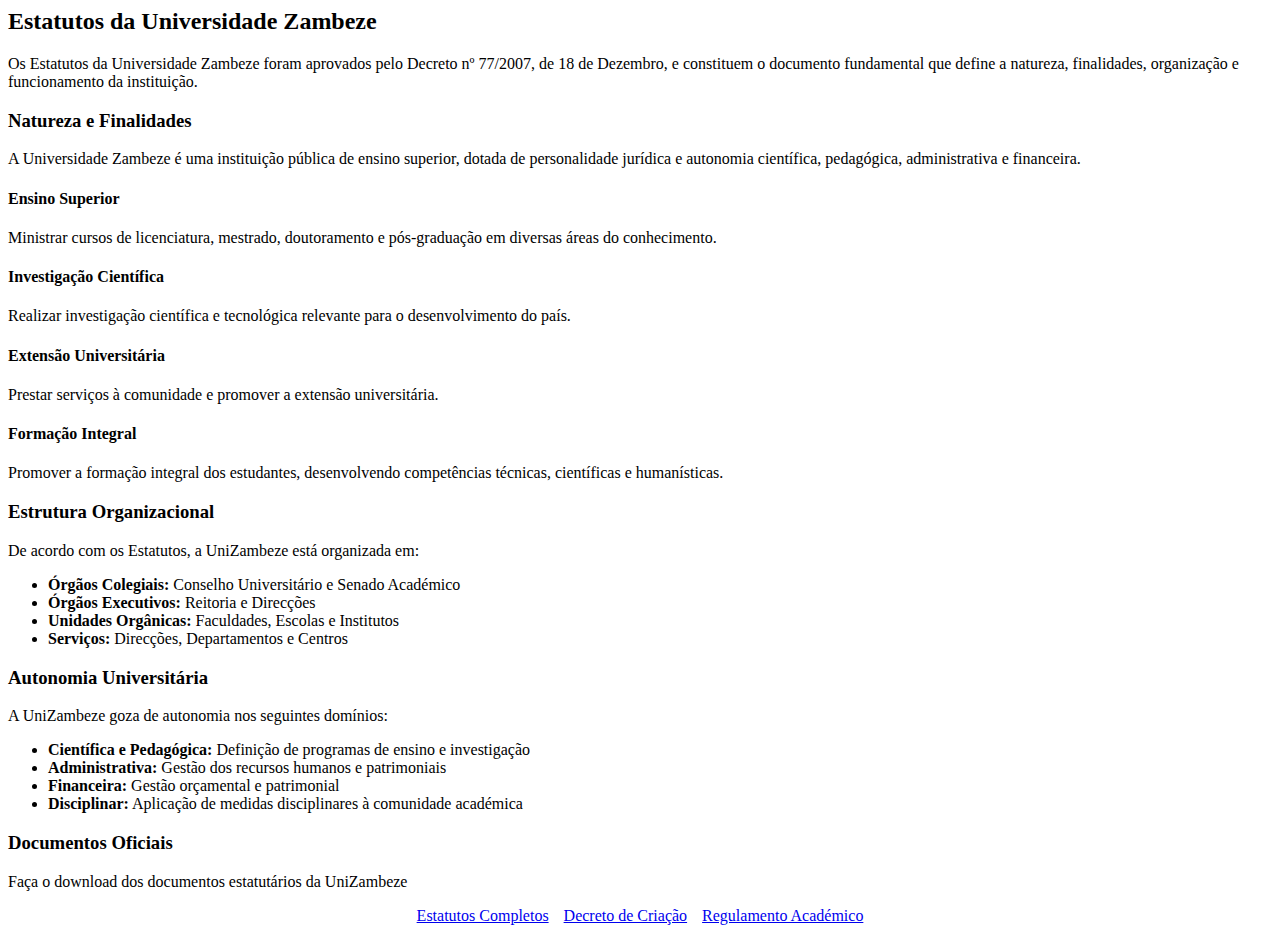
<file: sobre/instituicao/estatutos.html>
<body>
<div id="header"></div>
<h2>Estatutos da Universidade Zambeze</h2>

<p>Os Estatutos da Universidade Zambeze foram aprovados pelo Decreto nº 77/2007, de 18 de Dezembro, e constituem o documento fundamental que define a natureza, finalidades, organização e funcionamento da instituição.</p>

<h3>Natureza e Finalidades</h3>

<p>A Universidade Zambeze é uma instituição pública de ensino superior, dotada de personalidade jurídica e autonomia científica, pedagógica, administrativa e financeira.</p>

<div class="info-cards">
    <div class="info-card">
        <h4>Ensino Superior</h4>
        <p>Ministrar cursos de licenciatura, mestrado, doutoramento e pós-graduação em diversas áreas do conhecimento.</p>
    </div>
    
    <div class="info-card">
        <h4>Investigação Científica</h4>
        <p>Realizar investigação científica e tecnológica relevante para o desenvolvimento do país.</p>
    </div>
    
    <div class="info-card">
        <h4>Extensão Universitária</h4>
        <p>Prestar serviços à comunidade e promover a extensão universitária.</p>
    </div>
    
    <div class="info-card">
        <h4>Formação Integral</h4>
        <p>Promover a formação integral dos estudantes, desenvolvendo competências técnicas, científicas e humanísticas.</p>
    </div>
</div>

<h3>Estrutura Organizacional</h3>

<p>De acordo com os Estatutos, a UniZambeze está organizada em:</p>

<ul>
    <li><strong>Órgãos Colegiais:</strong> Conselho Universitário e Senado Académico</li>
    <li><strong>Órgãos Executivos:</strong> Reitoria e Direcções</li>
    <li><strong>Unidades Orgânicas:</strong> Faculdades, Escolas e Institutos</li>
    <li><strong>Serviços:</strong> Direcções, Departamentos e Centros</li>
</ul>

<h3>Autonomia Universitária</h3>

<p>A UniZambeze goza de autonomia nos seguintes domínios:</p>

<ul>
    <li><strong>Científica e Pedagógica:</strong> Definição de programas de ensino e investigação</li>
    <li><strong>Administrativa:</strong> Gestão dos recursos humanos e patrimoniais</li>
    <li><strong>Financeira:</strong> Gestão orçamental e patrimonial</li>
    <li><strong>Disciplinar:</strong> Aplicação de medidas disciplinares à comunidade académica</li>
</ul>

<div class="download-section">
    <h3>Documentos Oficiais</h3>
    <p>Faça o download dos documentos estatutários da UniZambeze</p>
    <div style="display: flex; gap: 15px; justify-content: center; flex-wrap: wrap;">
        <a href="#" class="download-btn">
            <i class="fas fa-download"></i>
            Estatutos Completos
        </a>
        <a href="#" class="download-btn">
            <i class="fas fa-download"></i>
            Decreto de Criação
        </a>
        <a href="#" class="download-btn">
            <i class="fas fa-download"></i>
            Regulamento Académico
        </a>
    </div>
</div>
</body>
</file>
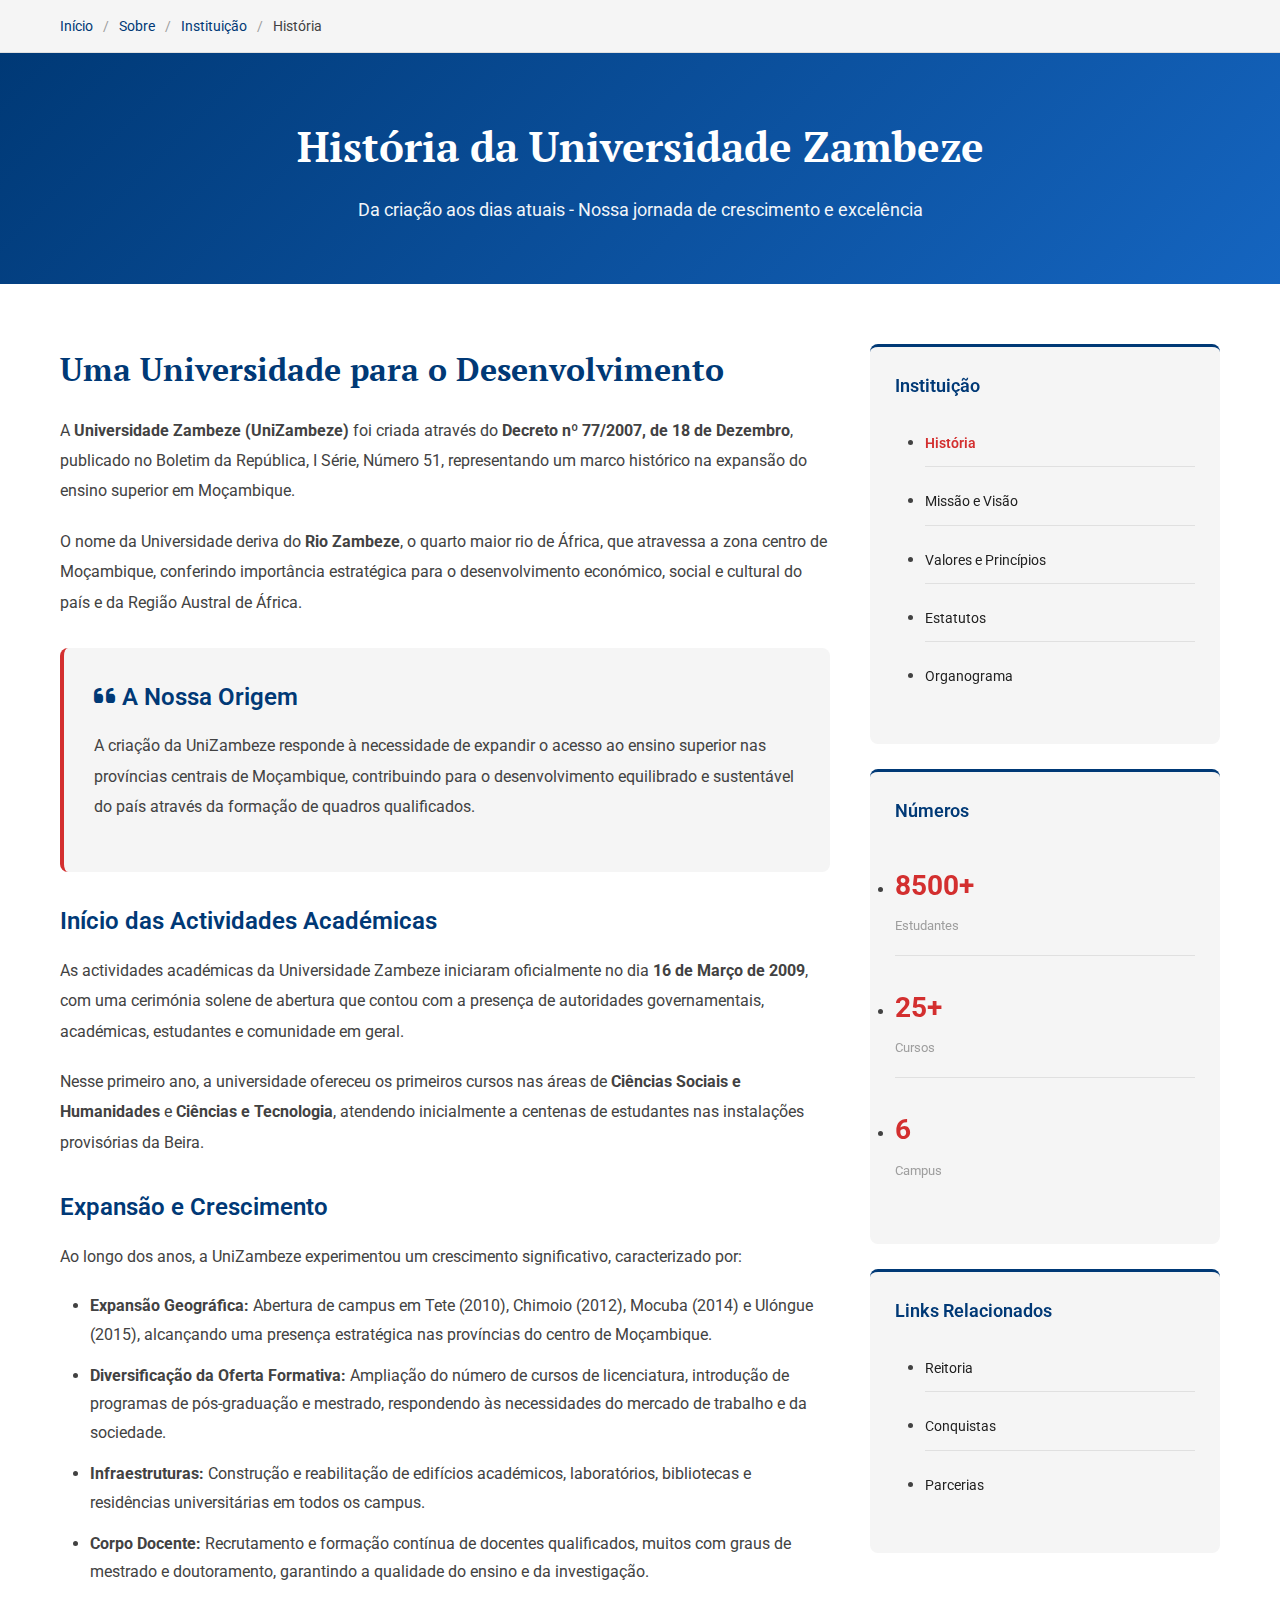
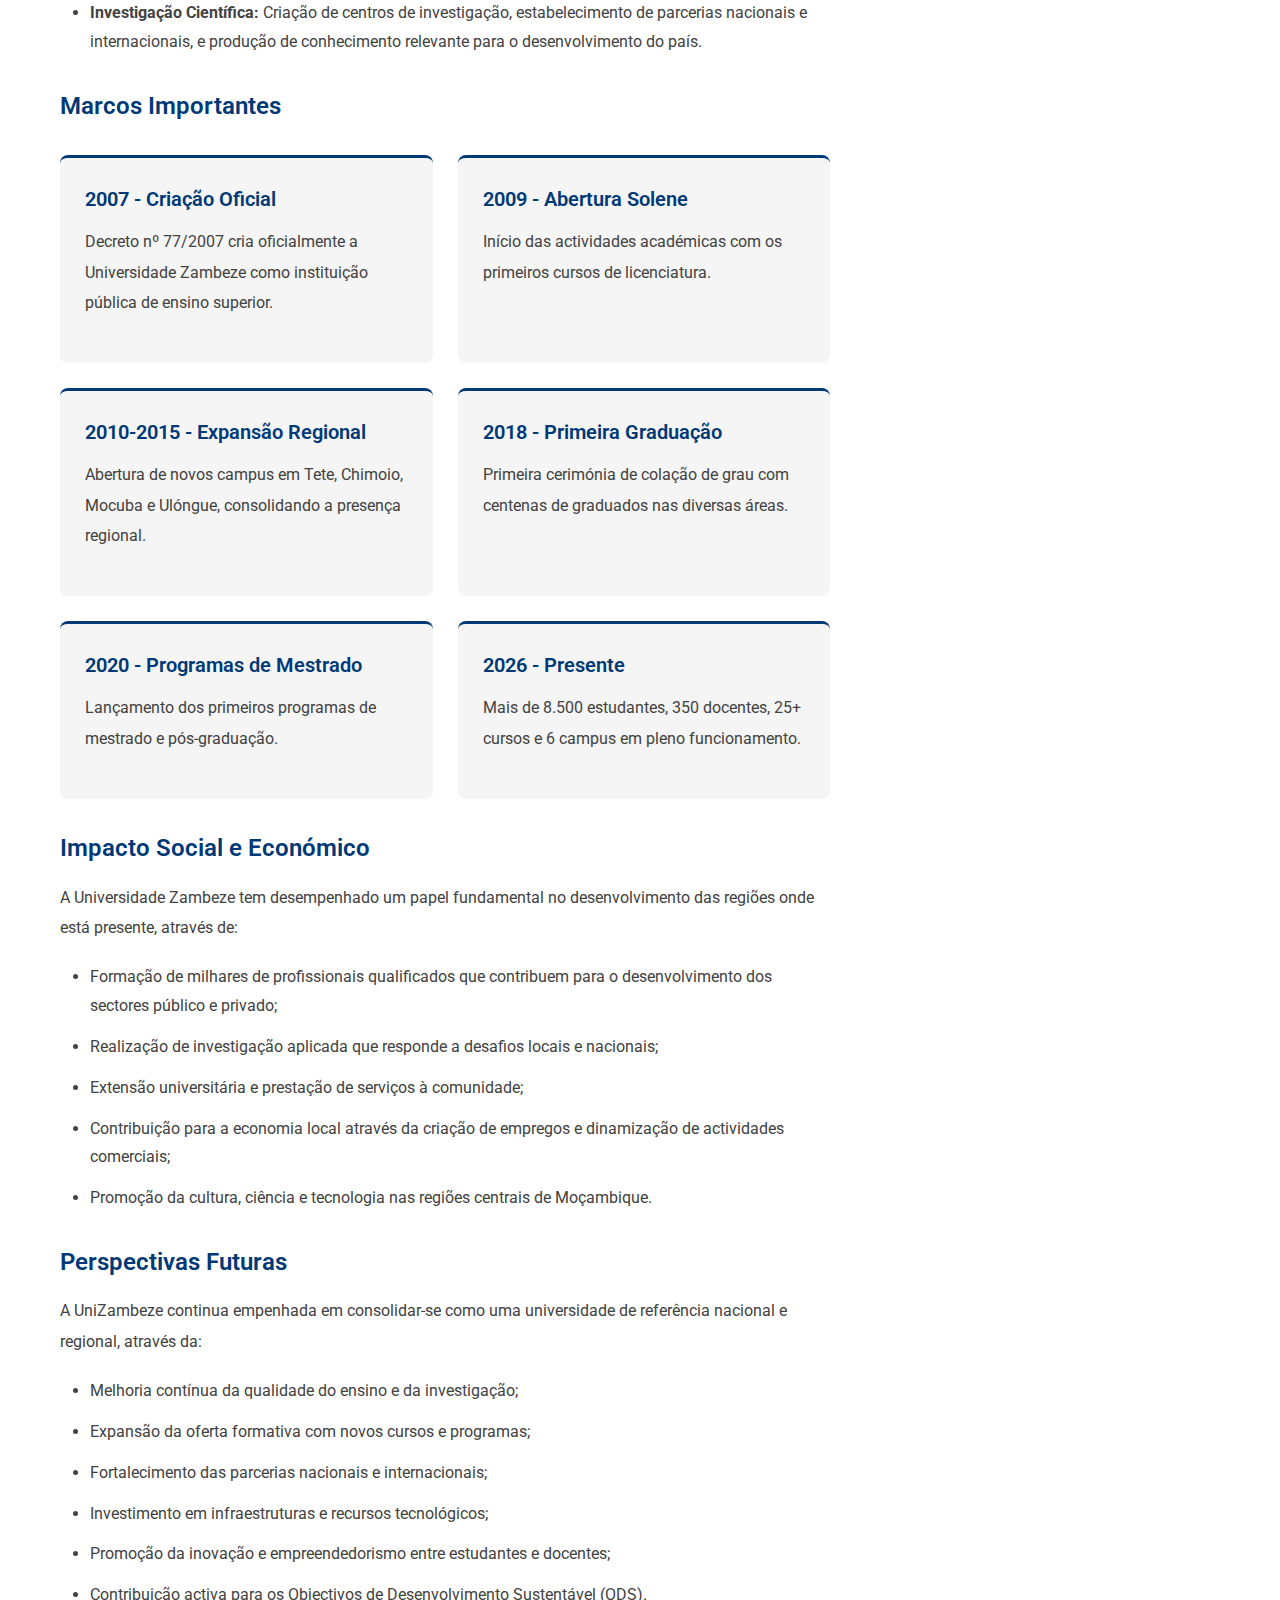
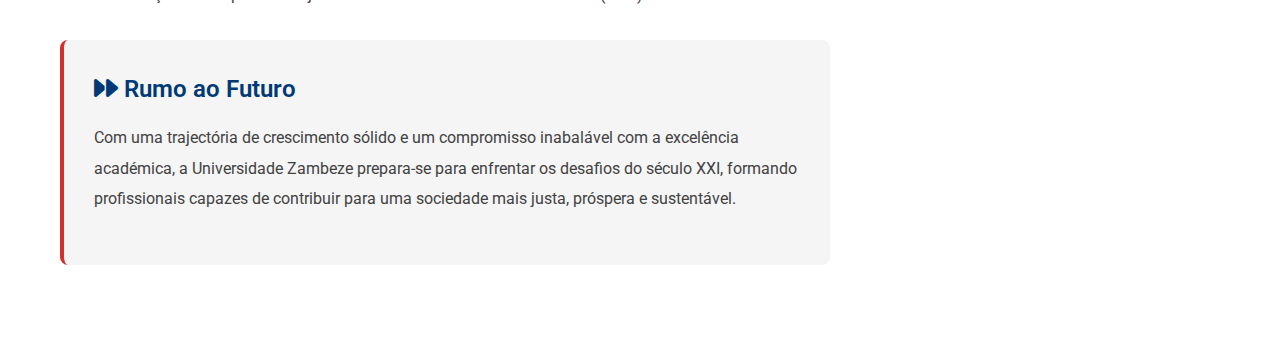
<file: sobre/instituicao/historia.html>
<!DOCTYPE html>
<html lang="pt-MZ">
<head>
    <meta charset="UTF-8">
    <meta name="viewport" content="width=device-width, initial-scale=1.0">
    <title>História da UniZambeze - Universidade Zambeze</title>
    
    <link rel="stylesheet" href="../../assets/css/main.css">
    <link rel="stylesheet" href="../../assets/css/responsive.css">
    <link href="https://fonts.googleapis.com/css2?family=Roboto:wght@300;400;500;700&family=PT+Serif:wght@400;700&display=swap" rel="stylesheet">
    <link rel="stylesheet" href="https://cdnjs.cloudflare.com/ajax/libs/font-awesome/6.4.0/css/all.min.css">
</head>
<body>
    
    <!-- TOP BAR e HEADER (copiar do index.html) -->
    
    <!-- BREADCRUMB -->
    <div class="breadcrumb">
        <div class="container">
            <ul>
                <li><a href="../../index.html">Início</a></li>
                <li><a href="../index.html">Sobre</a></li>
                <li><a href="#">Instituição</a></li>
                <li>História</li>
            </ul>
        </div>
    </div>
    
    <!-- PAGE HEADER -->
    <section class="page-header">
        <div class="container">
            <h1>História da Universidade Zambeze</h1>
            <p>Da criação aos dias atuais - Nossa jornada de crescimento e excelência</p>
        </div>
    </section>
    
    <!-- CONTENT -->
    <section class="content-page">
        <div class="container">
            <div class="page-with-sidebar">
                <!-- Main Content -->
                <div class="main-content">
                    <h2>Uma Universidade para o Desenvolvimento</h2>
                    
                    <p>A <strong>Universidade Zambeze (UniZambeze)</strong> foi criada através do <strong>Decreto nº 77/2007, de 18 de Dezembro</strong>, publicado no Boletim da República, I Série, Número 51, representando um marco histórico na expansão do ensino superior em Moçambique.</p>
                    
                    <p>O nome da Universidade deriva do <strong>Rio Zambeze</strong>, o quarto maior rio de África, que atravessa a zona centro de Moçambique, conferindo importância estratégica para o desenvolvimento económico, social e cultural do país e da Região Austral de África.</p>
                    
                    <div class="highlight-box">
                        <h3><i class="fas fa-quote-left"></i> A Nossa Origem</h3>
                        <p>A criação da UniZambeze responde à necessidade de expandir o acesso ao ensino superior nas províncias centrais de Moçambique, contribuindo para o desenvolvimento equilibrado e sustentável do país através da formação de quadros qualificados.</p>
                    </div>
                    
                    <h3>Início das Actividades Académicas</h3>
                    
                    <p>As actividades académicas da Universidade Zambeze iniciaram oficialmente no dia <strong>16 de Março de 2009</strong>, com uma cerimónia solene de abertura que contou com a presença de autoridades governamentais, académicas, estudantes e comunidade em geral.</p>
                    
                    <p>Nesse primeiro ano, a universidade ofereceu os primeiros cursos nas áreas de <strong>Ciências Sociais e Humanidades</strong> e <strong>Ciências e Tecnologia</strong>, atendendo inicialmente a centenas de estudantes nas instalações provisórias da Beira.</p>
                    
                    <h3>Expansão e Crescimento</h3>
                    
                    <p>Ao longo dos anos, a UniZambeze experimentou um crescimento significativo, caracterizado por:</p>
                    
                    <ul>
                        <li><strong>Expansão Geográfica:</strong> Abertura de campus em Tete (2010), Chimoio (2012), Mocuba (2014) e Ulóngue (2015), alcançando uma presença estratégica nas províncias do centro de Moçambique.</li>
                        
                        <li><strong>Diversificação da Oferta Formativa:</strong> Ampliação do número de cursos de licenciatura, introdução de programas de pós-graduação e mestrado, respondendo às necessidades do mercado de trabalho e da sociedade.</li>
                        
                        <li><strong>Infraestruturas:</strong> Construção e reabilitação de edifícios académicos, laboratórios, bibliotecas e residências universitárias em todos os campus.</li>
                        
                        <li><strong>Corpo Docente:</strong> Recrutamento e formação contínua de docentes qualificados, muitos com graus de mestrado e doutoramento, garantindo a qualidade do ensino e da investigação.</li>
                        
                        <li><strong>Investigação Científica:</strong> Criação de centros de investigação, estabelecimento de parcerias nacionais e internacionais, e produção de conhecimento relevante para o desenvolvimento do país.</li>
                    </ul>
                    
                    <h3>Marcos Importantes</h3>
                    
                    <div class="info-cards">
                        <div class="info-card">
                            <h4>2007 - Criação Oficial</h4>
                            <p>Decreto nº 77/2007 cria oficialmente a Universidade Zambeze como instituição pública de ensino superior.</p>
                        </div>
                        
                        <div class="info-card">
                            <h4>2009 - Abertura Solene</h4>
                            <p>Início das actividades académicas com os primeiros cursos de licenciatura.</p>
                        </div>
                        
                        <div class="info-card">
                            <h4>2010-2015 - Expansão Regional</h4>
                            <p>Abertura de novos campus em Tete, Chimoio, Mocuba e Ulóngue, consolidando a presença regional.</p>
                        </div>
                        
                        <div class="info-card">
                            <h4>2018 - Primeira Graduação</h4>
                            <p>Primeira cerimónia de colação de grau com centenas de graduados nas diversas áreas.</p>
                        </div>
                        
                        <div class="info-card">
                            <h4>2020 - Programas de Mestrado</h4>
                            <p>Lançamento dos primeiros programas de mestrado e pós-graduação.</p>
                        </div>
                        
                        <div class="info-card">
                            <h4>2026 - Presente</h4>
                            <p>Mais de 8.500 estudantes, 350 docentes, 25+ cursos e 6 campus em pleno funcionamento.</p>
                        </div>
                    </div>
                    
                    <h3>Impacto Social e Económico</h3>
                    
                    <p>A Universidade Zambeze tem desempenhado um papel fundamental no desenvolvimento das regiões onde está presente, através de:</p>
                    
                    <ul>
                        <li>Formação de milhares de profissionais qualificados que contribuem para o desenvolvimento dos sectores público e privado;</li>
                        <li>Realização de investigação aplicada que responde a desafios locais e nacionais;</li>
                        <li>Extensão universitária e prestação de serviços à comunidade;</li>
                        <li>Contribuição para a economia local através da criação de empregos e dinamização de actividades comerciais;</li>
                        <li>Promoção da cultura, ciência e tecnologia nas regiões centrais de Moçambique.</li>
                    </ul>
                    
                    <h3>Perspectivas Futuras</h3>
                    
                    <p>A UniZambeze continua empenhada em consolidar-se como uma universidade de referência nacional e regional, através da:</p>
                    
                    <ul>
                        <li>Melhoria contínua da qualidade do ensino e da investigação;</li>
                        <li>Expansão da oferta formativa com novos cursos e programas;</li>
                        <li>Fortalecimento das parcerias nacionais e internacionais;</li>
                        <li>Investimento em infraestruturas e recursos tecnológicos;</li>
                        <li>Promoção da inovação e empreendedorismo entre estudantes e docentes;</li>
                        <li>Contribuição activa para os Objectivos de Desenvolvimento Sustentável (ODS).</li>
                    </ul>
                    
                    <div class="highlight-box">
                        <h3><i class="fas fa-forward"></i> Rumo ao Futuro</h3>
                        <p>Com uma trajectória de crescimento sólido e um compromisso inabalável com a excelência académica, a Universidade Zambeze prepara-se para enfrentar os desafios do século XXI, formando profissionais capazes de contribuir para uma sociedade mais justa, próspera e sustentável.</p>
                    </div>
                </div>
                
                <!-- Sidebar -->
                <aside class="sidebar">
                    <div class="sidebar-widget">
                        <h3>Instituição</h3>
                        <ul>
                            <li><a href="historia.html" class="active">História</a></li>
                            <li><a href="missao-visao.html">Missão e Visão</a></li>
                            <li><a href="valores-principios.html">Valores e Princípios</a></li>
                            <li><a href="estatutos.html">Estatutos</a></li>
                            <li><a href="organograma.html">Organograma</a></li>
                        </ul>
                    </div>
                    
                    <div class="sidebar-widget">
                        <h3>Números</h3>
                        <ul style="list-style: none; padding: 0;">
                            <li style="padding: 15px 0; border-bottom: 1px solid var(--cinza-claro);">
                                <strong style="font-size: 28px; color: var(--vermelho); display: block;">8500+</strong>
                                <span style="font-size: 13px; color: var(--cinza-medio);">Estudantes</span>
                            </li>
                            <li style="padding: 15px 0; border-bottom: 1px solid var(--cinza-claro);">
                                <strong style="font-size: 28px; color: var(--vermelho); display: block;">25+</strong>
                                <span style="font-size: 13px; color: var(--cinza-medio);">Cursos</span>
                            </li>
                            <li style="padding: 15px 0;">
                                <strong style="font-size: 28px; color: var(--vermelho); display: block;">6</strong>
                                <span style="font-size: 13px; color: var(--cinza-medio);">Campus</span>
                            </li>
                        </ul>
                    </div>
                    
                    <div class="sidebar-widget">
                        <h3>Links Relacionados</h3>
                        <ul>
                            <li><a href="../governacao/reitoria.html">Reitoria</a></li>
                            <li><a href="../informacoes/conquistas.html">Conquistas</a></li>
                            <li><a href="../informacoes/parcerias.html">Parcerias</a></li>
                        </ul>
                    </div>
                </aside>
            </div>
        </div>
    </section>
    
    <!-- FOOTER (copiar do index.html) -->
    
    <script src="../../assets/js/main.js"></script>
</body>
</html>
</file>
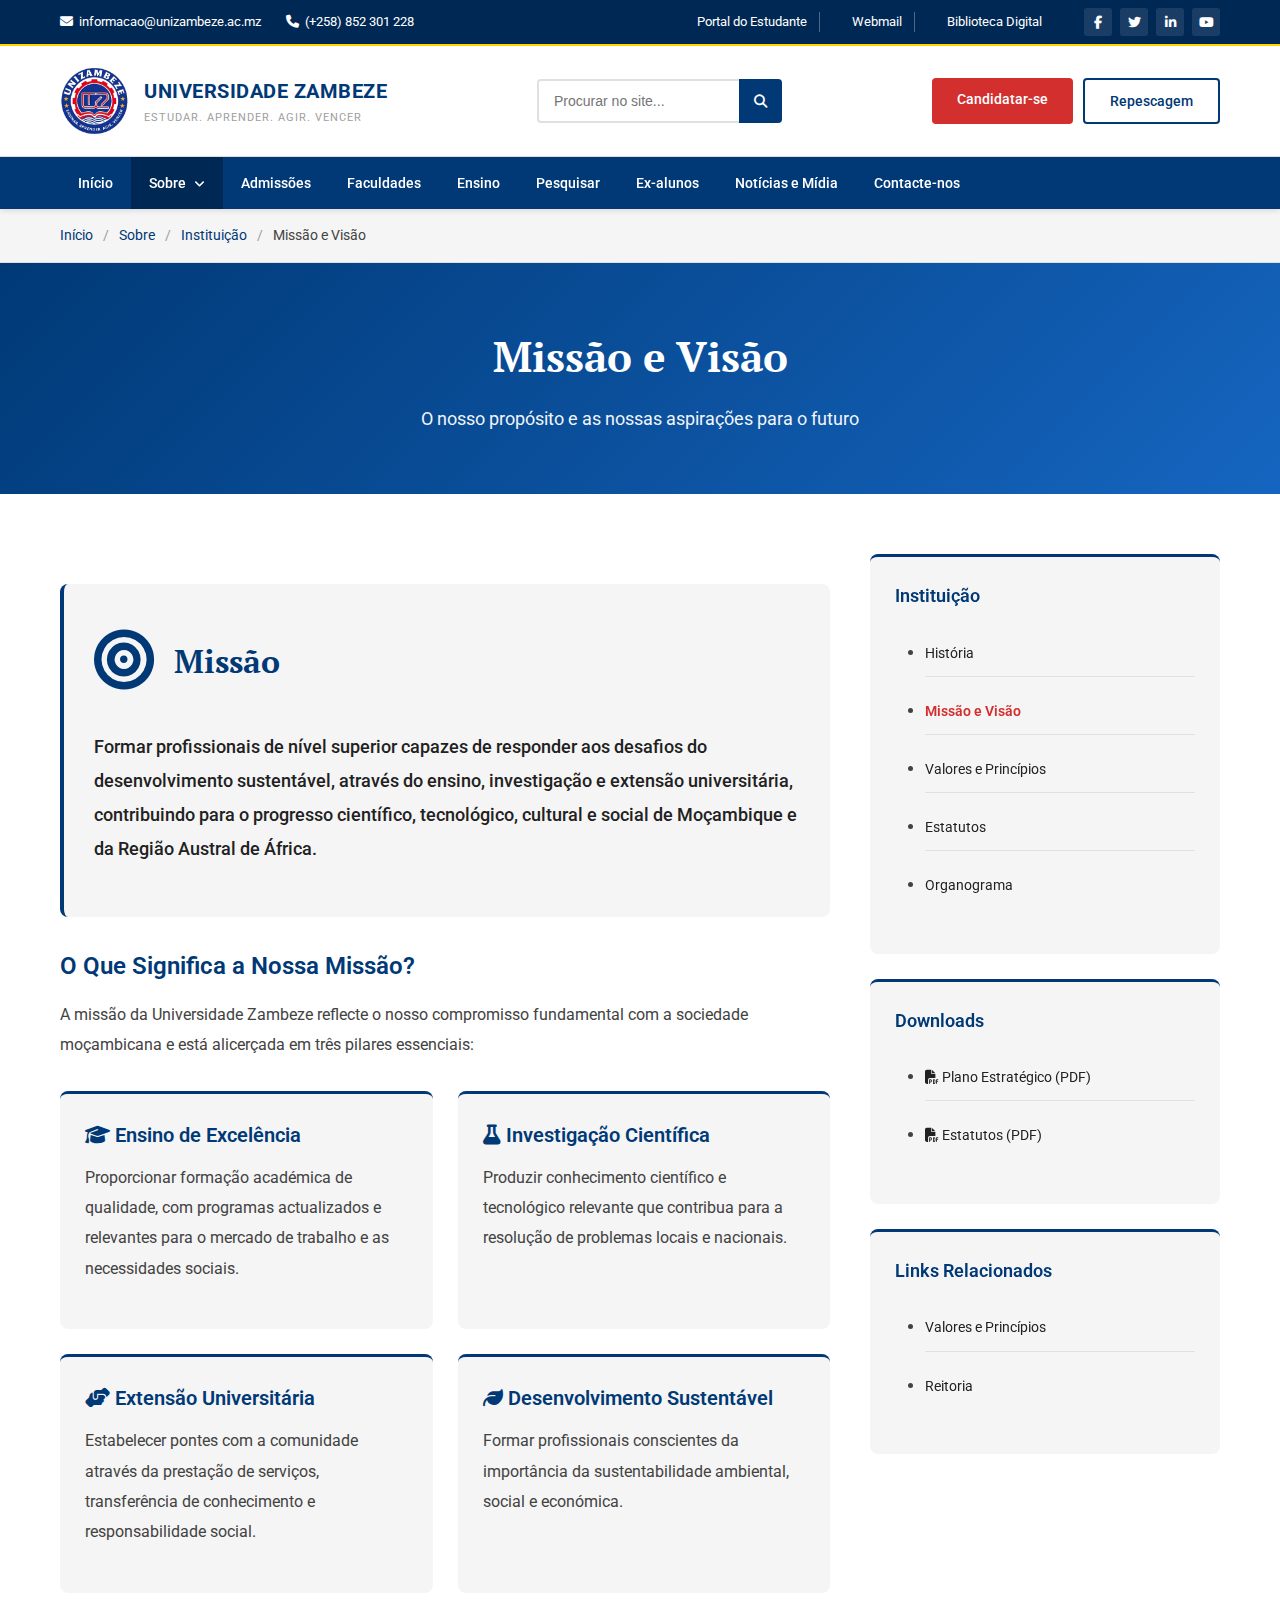
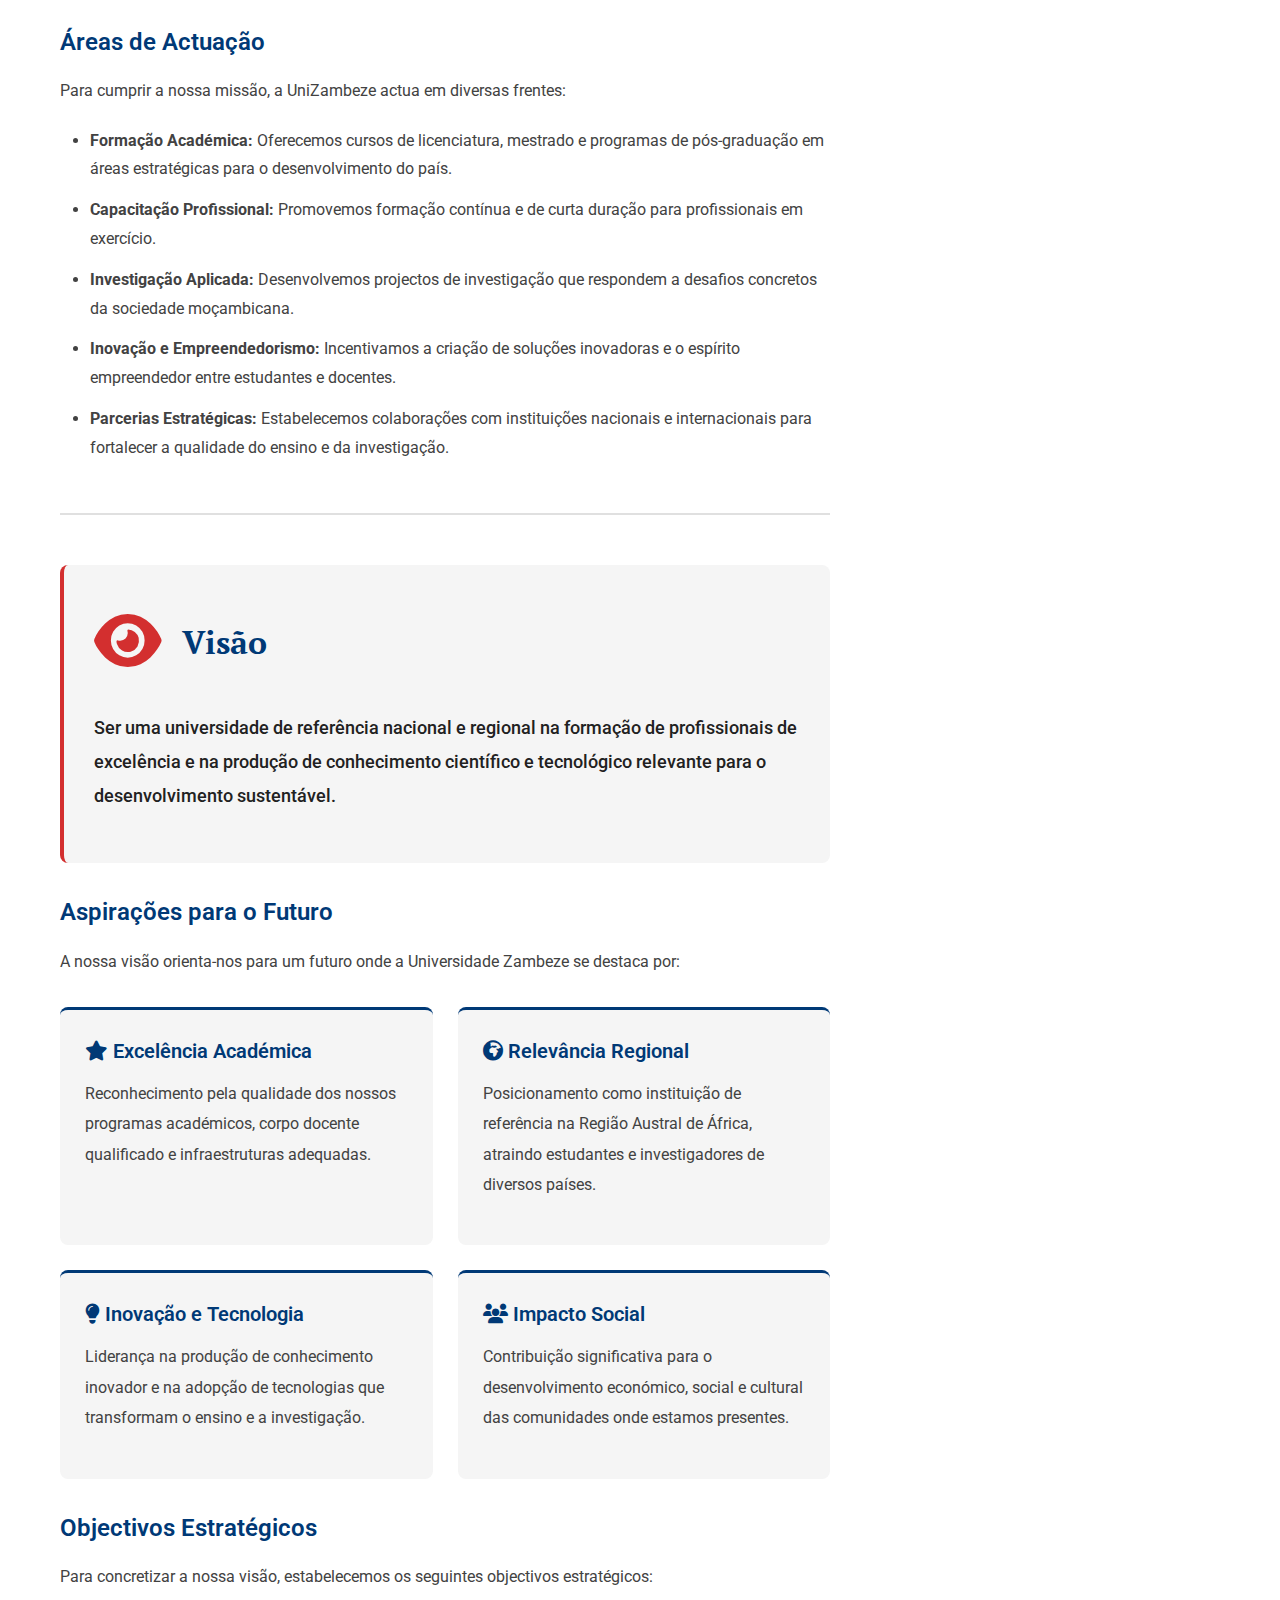
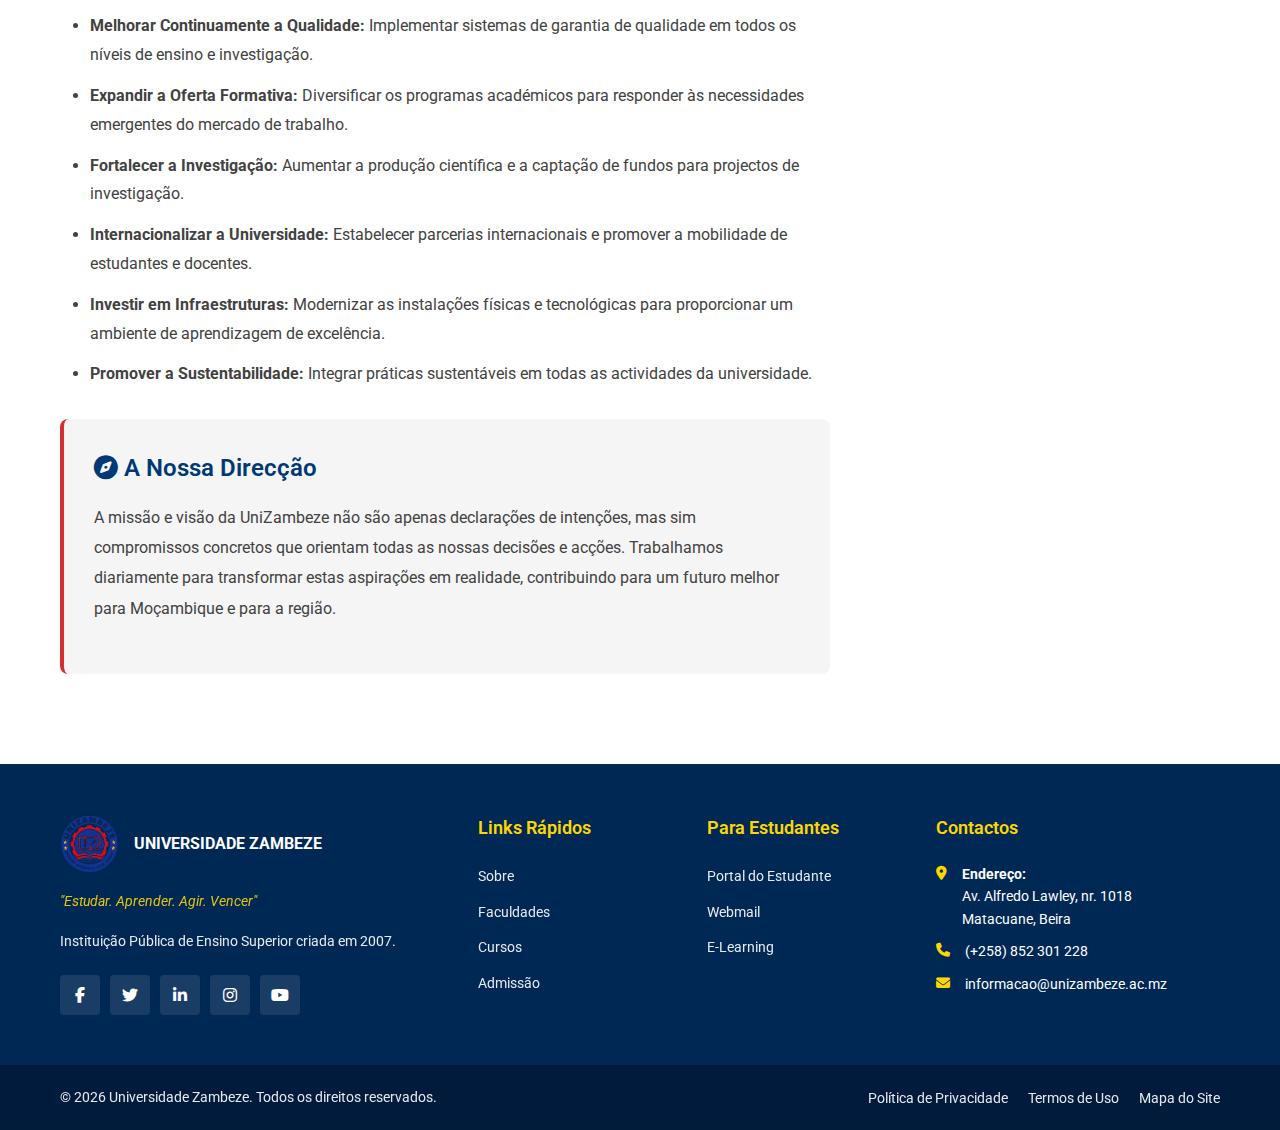
<file: sobre/instituicao/missao-visao.html>
<!DOCTYPE html>
<html lang="pt-MZ">
<head>
    <meta charset="UTF-8">
    <meta name="viewport" content="width=device-width, initial-scale=1.0">
    <title>Missão e Visão - Universidade Zambeze</title>
    
    <link rel="stylesheet" href="../../assets/css/main.css">
    <link rel="stylesheet" href="../../assets/css/responsive.css">
    <link href="https://fonts.googleapis.com/css2?family=Roboto:wght@300;400;500;700&family=PT+Serif:wght@400;700&display=swap" rel="stylesheet">
    <link rel="stylesheet" href="https://cdnjs.cloudflare.com/ajax/libs/font-awesome/6.4.0/css/all.min.css">
</head>
<body>
    
    <!-- TOP BAR -->
    <div class="top-bar">
        <div class="container">
            <div class="top-bar-left">
                <a href="mailto:informacao@unizambeze.ac.mz">
                    <i class="fas fa-envelope"></i> informacao@unizambeze.ac.mz
                </a>
                <a href="tel:+258852301228">
                    <i class="fas fa-phone"></i> (+258) 852 301 228
                </a>
            </div>
            <div class="top-bar-right">
                <a href="#" class="top-link">Portal do Estudante</a>
                <a href="#" class="top-link">Webmail</a>
                <a href="#" class="top-link">Biblioteca Digital</a>
                <div class="social-top">
                    <a href="#"><i class="fab fa-facebook-f"></i></a>
                    <a href="#"><i class="fab fa-twitter"></i></a>
                    <a href="#"><i class="fab fa-linkedin-in"></i></a>
                    <a href="#"><i class="fab fa-youtube"></i></a>
                </div>
            </div>
        </div>
    </div>
    
    <!-- HEADER -->
    <header class="header">
        <div class="container">
            <div class="header-content">
                <div class="logo">
                    <a href="../../index.html">
                        <img src="../../assets/images/logo/logo-principal.png" alt="Universidade Zambeze">
                    </a>
                    <div class="logo-text">
                        <h1>UNIVERSIDADE ZAMBEZE</h1>
                        <p class="tagline">Estudar. Aprender. Agir. Vencer</p>
                    </div>
                </div>
                
                <div class="header-search">
                    <form action="#" method="get">
                        <input type="text" placeholder="Procurar no site..." name="q">
                        <button type="submit"><i class="fas fa-search"></i></button>
                    </form>
                </div>
                
                <div class="quick-actions">
                    <a href="#" class="btn-apply">Candidatar-se</a>
                    <a href="#" class="btn-apply-outline">Repescagem</a>
                </div>
            </div>
        </div>
    </header>
    
    <!-- NAVIGATION -->
    <nav class="main-nav">
        <div class="container">
            <button class="mobile-toggle" id="mobileToggle">
                <i class="fas fa-bars"></i> Menu
            </button>
            
            <ul class="nav-menu" id="navMenu">
                <li><a href="../../index.html">Início</a></li>
                <li class="active has-dropdown">
                    <a href="#">Sobre <i class="fas fa-angle-down"></i></a>
                    <div class="mega-dropdown">
                        <div class="dropdown-content">
                            <div class="dropdown-column">
                                <h4>Instituição</h4>
                                <ul>
                                    <li><a href="historia.html">História</a></li>
                                    <li><a href="missao-visao.html">Missão e Visão</a></li>
                                    <li><a href="valores-principios.html">Valores e Princípios</a></li>
                                    <li><a href="estatutos.html">Estatutos</a></li>
                                    <li><a href="organograma.html">Organograma</a></li>
                                </ul>
                            </div>
                            <div class="dropdown-column">
                                <h4>Governação</h4>
                                <ul>
                                    <li><a href="../governacao/reitoria.html">Reitoria</a></li>
                                    <li><a href="../governacao/conselho-universitario.html">Conselho Universitário</a></li>
                                    <li><a href="../governacao/senado-academico.html">Senado Académico</a></li>
                                    <li><a href="../governacao/direccoes.html">Direcções</a></li>
                                </ul>
                            </div>
                            <div class="dropdown-column">
                                <h4>Informações</h4>
                                <ul>
                                    <li><a href="../informacoes/conquistas.html">Conquistas</a></li>
                                    <li><a href="../informacoes/acreditacoes.html">Acreditações</a></li>
                                    <li><a href="../informacoes/parcerias.html">Parcerias</a></li>
                                    <li><a href="../informacoes/relatorios-anuais.html">Relatórios Anuais</a></li>
                                </ul>
                            </div>
                        </div>
                    </div>
                </li>
                <li><a href="#">Admissões</a></li>
                <li><a href="#">Faculdades</a></li>
                <li><a href="#">Ensino</a></li>
                <li><a href="#">Pesquisar</a></li>
                <li><a href="#">Ex-alunos</a></li>
                <li><a href="#">Notícias e Mídia</a></li>
                <li><a href="#">Contacte-nos</a></li>
            </ul>
        </div>
    </nav>
    
    <!-- BREADCRUMB -->
    <div class="breadcrumb">
        <div class="container">
            <ul>
                <li><a href="../../index.html">Início</a></li>
                <li><a href="../index.html">Sobre</a></li>
                <li><a href="#">Instituição</a></li>
                <li>Missão e Visão</li>
            </ul>
        </div>
    </div>
    
    <!-- PAGE HEADER -->
    <section class="page-header">
        <div class="container">
            <h1>Missão e Visão</h1>
            <p>O nosso propósito e as nossas aspirações para o futuro</p>
        </div>
    </section>
    
    <!-- CONTENT -->
    <section class="content-page">
        <div class="container">
            <div class="page-with-sidebar">
                <!-- Main Content -->
                <div class="main-content">
                    
                    <!-- MISSÃO -->
                    <div class="highlight-box" style="border-left-color: var(--azul-primario);">
                        <div style="display: flex; align-items: center; gap: 20px; margin-bottom: 20px;">
                            <div style="font-size: 60px; color: var(--azul-primario);">
                                <i class="fas fa-bullseye"></i>
                            </div>
                            <h2 style="margin: 0;">Missão</h2>
                        </div>
                        
                        <p style="font-size: 18px; line-height: 1.9; color: var(--preto); font-weight: 500;">
                            Formar profissionais de nível superior capazes de responder aos desafios do desenvolvimento sustentável, através do ensino, investigação e extensão universitária, contribuindo para o progresso científico, tecnológico, cultural e social de Moçambique e da Região Austral de África.
                        </p>
                    </div>
                    
                    <h3>O Que Significa a Nossa Missão?</h3>
                    
                    <p>A missão da Universidade Zambeze reflecte o nosso compromisso fundamental com a sociedade moçambicana e está alicerçada em três pilares essenciais:</p>
                    
                    <div class="info-cards">
                        <div class="info-card">
                            <h4><i class="fas fa-graduation-cap"></i> Ensino de Excelência</h4>
                            <p>Proporcionar formação académica de qualidade, com programas actualizados e relevantes para o mercado de trabalho e as necessidades sociais.</p>
                        </div>
                        
                        <div class="info-card">
                            <h4><i class="fas fa-flask"></i> Investigação Científica</h4>
                            <p>Produzir conhecimento científico e tecnológico relevante que contribua para a resolução de problemas locais e nacionais.</p>
                        </div>
                        
                        <div class="info-card">
                            <h4><i class="fas fa-hands-helping"></i> Extensão Universitária</h4>
                            <p>Estabelecer pontes com a comunidade através da prestação de serviços, transferência de conhecimento e responsabilidade social.</p>
                        </div>
                        
                        <div class="info-card">
                            <h4><i class="fas fa-leaf"></i> Desenvolvimento Sustentável</h4>
                            <p>Formar profissionais conscientes da importância da sustentabilidade ambiental, social e económica.</p>
                        </div>
                    </div>
                    
                    <h3>Áreas de Actuação</h3>
                    
                    <p>Para cumprir a nossa missão, a UniZambeze actua em diversas frentes:</p>
                    
                    <ul>
                        <li><strong>Formação Académica:</strong> Oferecemos cursos de licenciatura, mestrado e programas de pós-graduação em áreas estratégicas para o desenvolvimento do país.</li>
                        
                        <li><strong>Capacitação Profissional:</strong> Promovemos formação contínua e de curta duração para profissionais em exercício.</li>
                        
                        <li><strong>Investigação Aplicada:</strong> Desenvolvemos projectos de investigação que respondem a desafios concretos da sociedade moçambicana.</li>
                        
                        <li><strong>Inovação e Empreendedorismo:</strong> Incentivamos a criação de soluções inovadoras e o espírito empreendedor entre estudantes e docentes.</li>
                        
                        <li><strong>Parcerias Estratégicas:</strong> Estabelecemos colaborações com instituições nacionais e internacionais para fortalecer a qualidade do ensino e da investigação.</li>
                    </ul>
                    
                    <hr style="margin: 50px 0; border: none; border-top: 2px solid var(--cinza-claro);">
                    
                    <!-- VISÃO -->
                    <div class="highlight-box" style="border-left-color: var(--vermelho);">
                        <div style="display: flex; align-items: center; gap: 20px; margin-bottom: 20px;">
                            <div style="font-size: 60px; color: var(--vermelho);">
                                <i class="fas fa-eye"></i>
                            </div>
                            <h2 style="margin: 0;">Visão</h2>
                        </div>
                        
                        <p style="font-size: 18px; line-height: 1.9; color: var(--preto); font-weight: 500;">
                            Ser uma universidade de referência nacional e regional na formação de profissionais de excelência e na produção de conhecimento científico e tecnológico relevante para o desenvolvimento sustentável.
                        </p>
                    </div>
                    
                    <h3>Aspirações para o Futuro</h3>
                    
                    <p>A nossa visão orienta-nos para um futuro onde a Universidade Zambeze se destaca por:</p>
                    
                    <div class="info-cards">
                        <div class="info-card">
                            <h4><i class="fas fa-star"></i> Excelência Académica</h4>
                            <p>Reconhecimento pela qualidade dos nossos programas académicos, corpo docente qualificado e infraestruturas adequadas.</p>
                        </div>
                        
                        <div class="info-card">
                            <h4><i class="fas fa-globe-africa"></i> Relevância Regional</h4>
                            <p>Posicionamento como instituição de referência na Região Austral de África, atraindo estudantes e investigadores de diversos países.</p>
                        </div>
                        
                        <div class="info-card">
                            <h4><i class="fas fa-lightbulb"></i> Inovação e Tecnologia</h4>
                            <p>Liderança na produção de conhecimento inovador e na adopção de tecnologias que transformam o ensino e a investigação.</p>
                        </div>
                        
                        <div class="info-card">
                            <h4><i class="fas fa-users"></i> Impacto Social</h4>
                            <p>Contribuição significativa para o desenvolvimento económico, social e cultural das comunidades onde estamos presentes.</p>
                        </div>
                    </div>
                    
                    <h3>Objectivos Estratégicos</h3>
                    
                    <p>Para concretizar a nossa visão, estabelecemos os seguintes objectivos estratégicos:</p>
                    
                    <ul>
                        <li><strong>Melhorar Continuamente a Qualidade:</strong> Implementar sistemas de garantia de qualidade em todos os níveis de ensino e investigação.</li>
                        
                        <li><strong>Expandir a Oferta Formativa:</strong> Diversificar os programas académicos para responder às necessidades emergentes do mercado de trabalho.</li>
                        
                        <li><strong>Fortalecer a Investigação:</strong> Aumentar a produção científica e a captação de fundos para projectos de investigação.</li>
                        
                        <li><strong>Internacionalizar a Universidade:</strong> Estabelecer parcerias internacionais e promover a mobilidade de estudantes e docentes.</li>
                        
                        <li><strong>Investir em Infraestruturas:</strong> Modernizar as instalações físicas e tecnológicas para proporcionar um ambiente de aprendizagem de excelência.</li>
                        
                        <li><strong>Promover a Sustentabilidade:</strong> Integrar práticas sustentáveis em todas as actividades da universidade.</li>
                    </ul>
                    
                    <div class="highlight-box">
                        <h3><i class="fas fa-compass"></i> A Nossa Direcção</h3>
                        <p>A missão e visão da UniZambeze não são apenas declarações de intenções, mas sim compromissos concretos que orientam todas as nossas decisões e acções. Trabalhamos diariamente para transformar estas aspirações em realidade, contribuindo para um futuro melhor para Moçambique e para a região.</p>
                    </div>
                    
                </div>
                
                <!-- Sidebar -->
                <aside class="sidebar">
                    <div class="sidebar-widget">
                        <h3>Instituição</h3>
                        <ul>
                            <li><a href="historia.html">História</a></li>
                            <li><a href="missao-visao.html" class="active">Missão e Visão</a></li>
                            <li><a href="valores-principios.html">Valores e Princípios</a></li>
                            <li><a href="estatutos.html">Estatutos</a></li>
                            <li><a href="organograma.html">Organograma</a></li>
                        </ul>
                    </div>
                    
                    <div class="sidebar-widget">
                        <h3>Downloads</h3>
                        <ul>
                            <li><a href="#"><i class="fas fa-file-pdf"></i> Plano Estratégico (PDF)</a></li>
                            <li><a href="#"><i class="fas fa-file-pdf"></i> Estatutos (PDF)</a></li>
                        </ul>
                    </div>
                    
                    <div class="sidebar-widget">
                        <h3>Links Relacionados</h3>
                        <ul>
                            <li><a href="valores-principios.html">Valores e Princípios</a></li>
                            <li><a href="../governacao/reitoria.html">Reitoria</a></li>
                        </ul>
                    </div>
                </aside>
            </div>
        </div>
    </section>
    
    <!-- FOOTER -->
    <footer class="footer">
        <div class="footer-top">
            <div class="container">
                <div class="footer-grid">
                    <div class="footer-col">
                        <div class="footer-logo">
                            <img src="../../assets/images/logo/logo-principal.png" alt="UniZambeze">
                            <h3>UNIVERSIDADE ZAMBEZE</h3>
                        </div>
                        <p class="footer-tagline">"Estudar. Aprender. Agir. Vencer"</p>
                        <p>Instituição Pública de Ensino Superior criada em 2007.</p>
                        <div class="footer-social">
                            <a href="#"><i class="fab fa-facebook-f"></i></a>
                            <a href="#"><i class="fab fa-twitter"></i></a>
                            <a href="#"><i class="fab fa-linkedin-in"></i></a>
                            <a href="#"><i class="fab fa-instagram"></i></a>
                            <a href="#"><i class="fab fa-youtube"></i></a>
                        </div>
                    </div>
                    
                    <div class="footer-col">
                        <h4>Links Rápidos</h4>
                        <ul>
                            <li><a href="../index.html">Sobre</a></li>
                            <li><a href="../../index.html">Faculdades</a></li>
                            <li><a href="#">Cursos</a></li>
                            <li><a href="#">Admissão</a></li>
                        </ul>
                    </div>
                    
                    <div class="footer-col">
                        <h4>Para Estudantes</h4>
                        <ul>
                            <li><a href="#">Portal do Estudante</a></li>
                            <li><a href="#">Webmail</a></li>
                            <li><a href="#">E-Learning</a></li>
                        </ul>
                    </div>
                    
                    <div class="footer-col">
                        <h4>Contactos</h4>
                        <ul class="footer-contact">
                            <li>
                                <i class="fas fa-map-marker-alt"></i>
                                <div>
                                    <strong>Endereço:</strong><br>
                                    Av. Alfredo Lawley, nr. 1018<br>
                                    Matacuane, Beira
                                </div>
                            </li>
                            <li>
                                <i class="fas fa-phone"></i>
                                <div>(+258) 852 301 228</div>
                            </li>
                            <li>
                                <i class="fas fa-envelope"></i>
                                <div>informacao@unizambeze.ac.mz</div>
                            </li>
                        </ul>
                    </div>
                </div>
            </div>
        </div>
        
        <div class="footer-bottom">
            <div class="container">
                <div class="footer-bottom-content">
                    <p>&copy; 2026 Universidade Zambeze. Todos os direitos reservados.</p>
                    <ul class="footer-links">
                        <li><a href="#">Política de Privacidade</a></li>
                        <li><a href="#">Termos de Uso</a></li>
                        <li><a href="#">Mapa do Site</a></li>
                    </ul>
                </div>
            </div>
        </div>
    </footer>
    
    <button class="scroll-top" id="scrollTop">
        <i class="fas fa-chevron-up"></i>
    </button>
    
    <script src="../../assets/js/main.js"></script>
</body>
</html>
</file>
<file: assets/css/responsive.css>
/* ========================================
   UNIVERSIDADE ZAMBEZE - RESPONSIVE
   ======================================== */

/* ========== TABLET (max-width: 1024px) ========== */
@media (max-width: 1024px) {
    .container {
        padding: 0 var(--espacamento-md);
    }
    
    .slide-title {
        font-size: 2.5rem;
    }
    
    .slide-description {
        font-size: 1.1rem;
    }
    
    .stats-grid {
        grid-template-columns: repeat(3, 1fr);
    }
    
    .welcome-content {
        grid-template-columns: 1fr;
    }
    
    .welcome-image {
        order: -1;
    }
    
    .campus-grid {
        grid-template-columns: repeat(2, 1fr);
    }
}

/* ========== MOBILE (max-width: 768px) ========== */
@media (max-width: 768px) {
    /* Header Mobile */
    .top-bar-content {
        flex-direction: column;
        gap: 10px;
        text-align: center;
    }
    
    .contact-info {
        flex-direction: column;
        gap: 10px;
    }
    
    .logo img {
        height: 50px;
    }
    
    .logo-text h1 {
        font-size: 1.2rem;
    }
    
    .logo-text p {
        font-size: 0.65rem;
    }
    
    /* Mobile Navigation */
    .main-nav {
        position: fixed;
        top: 0;
        left: -100%;
        width: 80%;
        max-width: 300px;
        height: 100vh;
        background-color: var(--branco);
        box-shadow: var(--sombra-forte);
        transition: var(--transicao-normal);
        z-index: 9999;
        overflow-y: auto;
        padding: var(--espacamento-lg) var(--espacamento-sm);
    }
    
    .main-nav.active {
        left: 0;
    }
    
    .main-nav ul {
        flex-direction: column;
        gap: 0;
    }
    
    .main-nav li {
        border-bottom: 1px solid var(--cinza-claro);
    }
    
    .main-nav a {
        padding: var(--espacamento-sm) 0;
        display: block;
    }
    
    .dropdown-menu {
        position: static;
        opacity: 1;
        visibility: visible;
        transform: none;
        box-shadow: none;
        background-color: var(--cinza-claro);
        margin-top: 10px;
        display: none;
    }
    
    .dropdown.active .dropdown-menu {
        display: block;
    }
    
    .mobile-menu-toggle {
        display: flex;
    }
    
    /* Hero Slider Mobile */
    .hero-slider {
        height: 400px;
    }
    
    .slide-content {
        background: linear-gradient(to top, rgba(0, 57, 118, 0.9), transparent);
        align-items: flex-end;
        padding-bottom: var(--espacamento-lg);
    }
    
    .slide-title {
        font-size: 1.8rem;
    }
    
    .slide-description {
        font-size: 1rem;
    }
    
    .slide-buttons {
        flex-direction: column;
    }
    
    .slider-control {
        width: 40px;
        height: 40px;
        font-size: 1rem;
    }
    
    .slider-control.prev {
        left: 10px;
    }
    
    .slider-control.next {
        right: 10px;
    }
    
    /* Statistics Mobile */
    .statistics {
        margin-top: 0;
    }
    
    .stats-grid {
        grid-template-columns: repeat(2, 1fr);
        gap: var(--espacamento-sm);
    }
    
    .stat-card {
        flex-direction: column;
        text-align: center;
    }
    
    /* Sections Mobile */
    .section-title {
        font-size: 2rem;
    }
    
    .section-subtitle {
        font-size: 1rem;
    }
    
    /* Welcome Section Mobile */
    .welcome-text p {
        font-size: 1rem;
    }
    
    .welcome-buttons {
        flex-direction: column;
    }
    
    /* Campus Mobile */
    .campus-grid {
        grid-template-columns: 1fr;
    }
    
    /* News Mobile */
    .news-grid {
        grid-template-columns: 1fr;
    }
    
    /* CTA Mobile */
    .cta-content h2 {
        font-size: 1.8rem;
    }
    
    .cta-content p {
        font-size: 1rem;
    }
    
    .cta-buttons {
        flex-direction: column;
    }
    
    /* Footer Mobile */
    .footer-grid {
        grid-template-columns: 1fr;
    }
    
    .footer-bottom-content {
        flex-direction: column;
        gap: var(--espacamento-sm);
        text-align: center;
    }
    
    .footer-legal {
        flex-direction: column;
        gap: 10px;
    }
}

/* ========== SMALL MOBILE (max-width: 480px) ========== */
@media (max-width: 480px) {
    html {
        font-size: 14px;
    }
    
    .hero-slider {
        height: 350px;
    }
    
    .slide-title {
        font-size: 1.5rem;
    }
    
    .stats-grid {
        grid-template-columns: 1fr;
    }
    
    .btn {
        width: 100%;
        text-align: center;
    }
    
    .scroll-to-top {
        width: 45px;
        height: 45px;
        bottom: 20px;
        right: 20px;
    }
}
</file>
<file: assets/css/main.css>
/* ========================================
   UNIVERSIDADE ZAMBEZE - MAIN CSS
   Estilo Clássico e Profissional
   ======================================== */

/* ========== RESET & VARIABLES ========== */
* {
    margin: 0;
    padding: 0;
    box-sizing: border-box;
}

:root {
    /* Cores UniZambeze */
    --azul-primario: #003976;
    --azul-escuro: #002855;
    --azul-claro: #1565C0;
    --vermelho: #D32F2F;
    --dourado: #FFD700;
    
    /* Cores Neutras */
    --branco: #FFFFFF;
    --cinza-muito-claro: #F5F5F5;
    --cinza-claro: #E0E0E0;
    --cinza-medio: #9E9E9E;
    --cinza-escuro: #424242;
    --preto: #212121;
    
    /* Tipografia */
    --fonte-principal: 'Roboto', Arial, sans-serif;
    --fonte-serif: 'PT Serif', Georgia, serif;
}

html {
    scroll-behavior: smooth;
}

body {
    font-family: var(--fonte-principal);
    font-size: 16px;
    line-height: 1.6;
    color: var(--preto);
    background-color: var(--branco);
}

.container {
    max-width: 1200px;
    margin: 0 auto;
    padding: 0 20px;
}

img {
    max-width: 100%;
    height: auto;
    display: block;
}

a {
    text-decoration: none;
    color: inherit;
    transition: all 0.3s ease;
}

ul {
    list-style: none;
}

/* ========== TOP BAR ========== */
.top-bar {
    background-color: var(--azul-escuro);
    color: var(--branco);
    font-size: 13px;
    padding: 8px 0;
    border-bottom: 2px solid var(--dourado);
}

.top-bar .container {
    display: flex;
    justify-content: space-between;
    align-items: center;
}

.top-bar-left {
    display: flex;
    gap: 25px;
}

.top-bar-left a {
    color: var(--branco);
    display: flex;
    align-items: center;
    gap: 6px;
}

.top-bar-left a:hover {
    color: var(--dourado);
}

.top-bar-right {
    display: flex;
    align-items: center;
    gap: 20px;
}

.top-link {
    color: var(--branco);
    padding: 0 12px;
    border-right: 1px solid rgba(255, 255, 255, 0.3);
}

.top-link:last-of-type {
    border-right: none;
}

.top-link:hover {
    color: var(--dourado);
}

.social-top {
    display: flex;
    gap: 8px;
    margin-left: 10px;
}

.social-top a {
    width: 28px;
    height: 28px;
    display: flex;
    align-items: center;
    justify-content: center;
    background-color: rgba(255, 255, 255, 0.1);
    border-radius: 3px;
    color: var(--branco);
}

.social-top a:hover {
    background-color: var(--dourado);
    color: var(--azul-escuro);
}

/* ========== HEADER ========== */
.header {
    background-color: var(--branco);
    padding: 20px 0;
    border-bottom: 1px solid var(--cinza-claro);
}

.header-content {
    display: flex;
    justify-content: space-between;
    gap: 30px;
    align-items: center;
}

/* Logo */
.logo {
    display: flex;
    align-items: center;
    gap: 15px;
}

.logo img {
    height: 70px;
    width: auto;
}

.logo-text h1 {
    font-size: 20px;
    color: var(--azul-primario);
    font-weight: 700;
    letter-spacing: 0.5px;
    margin-bottom: 2px;
}

.tagline {
    font-size: 11px;
    color: var(--cinza-medio);
    text-transform: uppercase;
    letter-spacing: 1px;
}

/* Search Box */
.header-search {
    max-width: 400px;
}

.header-search form {
    position: relative;
}

.header-search input {
    width: 100%;
    padding: 12px 45px 12px 15px;
    border: 2px solid var(--cinza-claro);
    border-radius: 4px;
    font-size: 14px;
    transition: all 0.3s ease;
}

.header-search input:focus {
    outline: none;
    border-color: var(--azul-primario);
}

.header-search button {
    position: absolute;
    right: 0;
    top: 0;
    height: 100%;
    padding: 0 15px;
    background-color: var(--azul-primario);
    color: var(--branco);
    border: none;
    border-radius: 0 4px 4px 0;
    cursor: pointer;
}

.header-search button:hover {
    background-color: var(--azul-escuro);
}

/* Quick Actions */
.quick-actions {
    display: flex;
    gap: 10px;
}

.btn-apply {
    padding: 10px 25px;
    background-color: var(--vermelho);
    color: var(--branco);
    border-radius: 4px;
    font-size: 14px;
    font-weight: 500;
    white-space: nowrap;
}

.btn-apply:hover {
    background-color: #B71C1C;
}

.btn-apply-outline {
    padding: 10px 25px;
    background-color: transparent;
    color: var(--azul-primario);
    border: 2px solid var(--azul-primario);
    border-radius: 4px;
    font-size: 14px;
    font-weight: 500;
    white-space: nowrap;
}

.btn-apply-outline:hover {
    background-color: var(--azul-primario);
    color: var(--branco);
}

/* ========== NAVIGATION ========== */
.main-nav {
    background-color: var(--azul-primario);
    position: sticky;
    top: 0;
    z-index: 1000;
    box-shadow: 0 2px 5px rgba(0, 0, 0, 0.1);
}

.mobile-toggle {
    display: none;
    padding: 12px 20px;
    background-color: transparent;
    color: var(--branco);
    border: none;
    cursor: pointer;
    font-size: 16px;
}

.nav-menu {
    display: flex;
    align-items: center;
}

.nav-menu > li {
    position: relative;
}

.nav-menu > li > a {
    display: block;
    padding: 15px 18px;
    color: var(--branco);
    font-size: 14px;
    font-weight: 500;
    transition: all 0.3s ease;
}

.nav-menu > li > a:hover,
.nav-menu > li.active > a {
    background-color: var(--azul-escuro);
}

.nav-menu .fa-angle-down {
    font-size: 12px;
    margin-left: 5px;
}

/* Mega Dropdown */
.mega-dropdown {
    position: absolute;
    top: 100%;
    left: 0;
    background-color: var(--branco);
    min-width: 700px;
    box-shadow: 0 8px 16px rgba(0, 0, 0, 0.15);
    opacity: 0;
    visibility: hidden;
    transform: translateY(-10px);
    transition: all 0.3s ease;
    z-index: 999;
}

.mega-dropdown.wide {
    min-width: 900px;
}

.has-dropdown:hover .mega-dropdown {
    opacity: 1;
    visibility: visible;
    transform: translateY(0);
}

.dropdown-content {
    display: grid;
    grid-template-columns: repeat(3, 1fr);
    padding: 25px;
    gap: 30px;
}

.dropdown-column h4 {
    color: var(--azul-primario);
    font-size: 16px;
    margin-bottom: 15px;
    padding-bottom: 10px;
    border-bottom: 2px solid var(--dourado);
}

.dropdown-column ul li {
    margin-bottom: 8px;
}

.dropdown-column ul li a {
    color: var(--preto);
    font-size: 14px;
    padding: 5px 0;
    display: block;
}

.dropdown-column ul li a:hover {
    color: var(--azul-primario);
    padding-left: 8px;
}

.highlight-column {
    background-color: var(--cinza-muito-claro);
    padding: 20px;
    border-radius: 4px;
    border-left: 3px solid var(--vermelho);
}

.highlight-column p {
    font-size: 14px;
    margin-bottom: 15px;
    color: var(--cinza-escuro);
}

.dropdown-btn {
    display: inline-block;
    padding: 10px 20px;
    background-color: var(--vermelho);
    color: var(--branco);
    border-radius: 4px;
    font-size: 14px;
}

.dropdown-btn:hover {
    background-color: #B71C1C;
}

/* Simple Dropdown */
.dropdown-simple {
    position: absolute;
    top: 100%;
    left: 0;
    background-color: var(--branco);
    min-width: 250px;
    box-shadow: 0 8px 16px rgba(0, 0, 0, 0.15);
    opacity: 0;
    visibility: hidden;
    transform: translateY(-10px);
    transition: all 0.3s ease;
    padding: 10px 0;
}

.has-dropdown:hover .dropdown-simple {
    opacity: 1;
    visibility: visible;
    transform: translateY(0);
}

.dropdown-simple li {
    border-bottom: 1px solid var(--cinza-claro);
}

.dropdown-simple li:last-child {
    border-bottom: none;
}

.dropdown-simple li a {
    display: block;
    padding: 12px 20px;
    color: var(--preto);
    font-size: 14px;
}

.dropdown-simple li a:hover {
    background-color: var(--cinza-muito-claro);
    color: var(--azul-primario);
}

/* ========== HERO SLIDER ========== */
    .hero-slider {
        padding-bottom: 0px;
        padding-top: 0px;
        position: relative;
        height: 550px; /* Aumentado */
        overflow: hidden;
        width: 100%; /* Ocupa toda largura */
        margin: 0; /* Remove margens */
    }

.slider-wrapper {
    position: relative;
    height: 100%;
    width: 100%;
}

.slide {
    position: absolute;
    top: 0;
    left: 0;
    width: 100%;
    height: 100%;
    opacity: 0;
    transition: opacity 1s ease-in-out;
}

.slide.active {
    opacity: 1;
}

.slide img {
    width: 100%;
    height: 100%;
    object-fit: cover;
}

.slide-overlay {
    position: absolute;
    top: 0;
    left: 0;
    width: 100%;
    height: 100%;
    background: linear-gradient(to right, rgba(0, 57, 118, 0.88), rgba(0, 57, 118, 0.3));
    display: flex;
    align-items: center;
}

.slide-content {
    max-width: 650px;
    padding-left: 50px; /* Espaçamento da borda */
}

.slide-label {
    display: inline-block;
    padding: 8px 18px;
    background-color: var(--dourado);
    color: var(--azul-escuro);
    font-size: 12px;
    font-weight: 700;
    text-transform: uppercase;
    letter-spacing: 1px;
    margin-bottom: 20px;
    border-radius: 3px;
}

.slide-content h2 {
    font-size: 48px;
    color: var(--branco);
    font-weight: 700;
    margin-bottom: 18px;
    line-height: 1.2;
}

.slide-content p {
    font-size: 18px;
    color: var(--branco);
    margin-bottom: 30px;
    line-height: 1.7;
}

.slide-actions {
    display: flex;
    gap: 15px;
}

.btn-slide {
    padding: 14px 35px;
    border-radius: 4px;
    font-size: 15px;
    font-weight: 600;
    transition: all 0.3s ease;
}

.btn-slide.primary {
    background-color: var(--vermelho);
    color: var(--branco);
}

.btn-slide.primary:hover {
    background-color: #B71C1C;
    transform: translateY(-2px);
    box-shadow: 0 5px 15px rgba(211, 47, 47, 0.4);
}

.btn-slide.secondary {
    background-color: transparent;
    color: var(--branco);
    border: 2px solid var(--branco);
}

.btn-slide.secondary:hover {
    background-color: var(--branco);
    color: var(--azul-primario);
}

/* Slider Controls */
.slider-controls button {
    position: absolute;
    top: 50%;
    transform: translateY(-50%);
    width: 55px;
    height: 55px;
    background-color: rgba(0, 0, 0, 0.4);
    color: var(--branco);
    border: 2px solid rgba(255, 255, 255, 0.3);
    border-radius: 4px;
    cursor: pointer;
    font-size: 22px;
    transition: all 0.3s ease;
    z-index: 10;
}

.slider-controls button:hover {
    background-color: var(--vermelho);
    border-color: var(--vermelho);
}

.slider-prev {
    left: 30px;
}

.slider-next {
    right: 30px;
}

/* Slider Dots - DENTRO DO SLIDER */
.slider-dots {
    position: absolute;
    bottom: 30px; /* Dentro do slider */
    left: 50%;
    transform: translateX(-50%);
    display: flex;
    gap: 12px;
    z-index: 10;
}

.slider-dots span {
    width: 14px;
    height: 14px;
    background-color: rgba(255, 255, 255, 0.4);
    border: 2px solid rgba(255, 255, 255, 0.6);
    border-radius: 50%;
    cursor: pointer;
    transition: all 0.3s ease;
}

.slider-dots span:hover {
    background-color: rgba(255, 255, 255, 0.7);
}

.slider-dots span.active {
    background-color: var(--dourado);
    border-color: var(--dourado);
    width: 40px; /* Alongado quando ativo */
    border-radius: 7px;
}

/* ========== QUICK LINKS SECTION ========== */
.quick-links-section {
    padding: 50px 0;
    background-color: var(--cinza-muito-claro);
}

.quick-links-grid {
    display: grid;
    grid-template-columns: repeat(4, 1fr);
    /* grid-template-columns: repeat(auto-fit, minmax(180px, 1fr)); */
    gap: 20px;
}

.quick-link-card {
    background-color: var(--branco);
    padding: 30px 20px;
    text-align: center;
    border-radius: 4px;
    box-shadow: 0 2px 8px rgba(0, 0, 0, 0.08);
    transition: all 0.3s ease;
    position: relative;
}

.quick-link-card:hover {
    box-shadow: 0 6px 20px rgba(0, 0, 0, 0.15);
    transform: translateY(-5px);
}

.quick-link-card .icon {
    font-size: 40px;
    color: var(--azul-primario);
    margin-bottom: 15px;
}

.quick-link-card h3 {
    font-size: 16px;
    color: var(--azul-primario);
    margin-bottom: 8px;
    font-weight: 600;
}

.quick-link-card p {
    font-size: 13px;
    color: var(--cinza-escuro);
    margin-bottom: 15px;
}

.quick-link-card .arrow {
    font-size: 16px;
    color: var(--vermelho);
}

.quick-link-card:hover .arrow {
    transform: translateX(5px);
    display: inline-block;
}

/* ========== SECTIONS ========== */
section {
    padding: 60px 0;
}

.section-intro {
    text-align: center;
    margin-bottom: 50px;
}

.section-intro.center {
    text-align: center;
}

.section-title {
    font-size: 32px;
    color: var(--azul-primario);
    font-weight: 700;
    margin-bottom: 15px;
    font-family: var(--fonte-serif);
}

.title-underline {
    width: 80px;
    height: 4px;
    background-color: var(--dourado);
    margin: 0 auto 20px;
}

.title-underline.left {
    margin: 0 0 20px 0;
}

.section-desc {
    font-size: 16px;
    color: var(--cinza-escuro);
    max-width: 700px;
    margin: 0 auto;
}

.section-header-row {
    display: flex;
    justify-content: space-between;
    align-items: center;
    margin-bottom: 40px;
}

.view-all {
    color: var(--azul-primario);
    font-weight: 600;
    font-size: 15px;
}

.view-all:hover {
    color: var(--vermelho);
}

/* ========== WELCOME SECTION ========== */
.welcome-section {
    background-color: var(--branco);
}

.welcome-grid {
    display: grid;
    grid-template-columns: 1fr 1fr;
    gap: 50px;
    align-items: center;
}

.welcome-text h3 {
    font-size: 24px;
    color: var(--azul-primario);
    margin-bottom: 20px;
    font-family: var(--fonte-serif);
}

.welcome-text p {
    font-size: 15px;
    line-height: 1.8;
    color: var(--cinza-escuro);
    margin-bottom: 15px;
}

.stats-inline {
    display: grid;
    grid-template-columns: repeat(4, 1fr);
    gap: 20px;
    margin: 30px 0;
    padding: 30px 0;
    border-top: 1px solid var(--cinza-claro);
    border-bottom: 1px solid var(--cinza-claro);
}

.stat-item {
    text-align: center;
}

.stat-item .number {
    display: block;
    font-size: 32px;
    font-weight: 700;
    color: var(--vermelho);
    margin-bottom: 5px;
}

.stat-item .label {
    display: block;
    font-size: 13px;
    color: var(--cinza-medio);
    text-transform: uppercase;
}

.welcome-buttons {
    display: flex;
    gap: 15px;
    margin-top: 25px;
}

.btn-standard {
    padding: 12px 30px;
    background-color: var(--azul-primario);
    color: var(--branco);
    border-radius: 4px;
    font-weight: 500;
}

.btn-standard:hover {
    background-color: var(--azul-escuro);
}

.btn-standard-outline {
    padding: 12px 30px;
    background-color: transparent;
    color: var(--azul-primario);
    border: 2px solid var(--azul-primario);
    border-radius: 4px;
    font-weight: 500;
}

.btn-standard-outline:hover {
    background-color: var(--azul-primario);
    color: var(--branco);
}

.welcome-media {
    position: relative;
}

.welcome-media img {
    width: 100%;
    border-radius: 4px;
    box-shadow: 0 8px 20px rgba(0, 0, 0, 0.15);
}

.media-caption {
    position: absolute;
    bottom: 0;
    left: 0;
    right: 0;
    padding: 20px;
    background: linear-gradient(to top, rgba(0, 0, 0, 0.8), transparent);
    color: var(--branco);
}

.media-caption p {
    font-size: 14px;
    margin: 0;
}

/* ========== NEWS SECTION ========== */
.news-section {
    background-color: var(--cinza-muito-claro);
}

.news-grid {
    display: grid;
    grid-template-columns: 1fr 1fr;
    gap: 30px;
}

.news-featured {
    background-color: var(--branco);
    border-radius: 4px;
    overflow: hidden;
    box-shadow: 0 3px 10px rgba(0, 0, 0, 0.1);
}

.news-image {
    position: relative;
    height: 300px;
    overflow: hidden;
}

.news-image img {
    width: 100%;
    height: 100%;
    object-fit: cover;
    transition: transform 0.5s ease;
}

.news-featured:hover .news-image img {
    transform: scale(1.05);
}

.news-badge {
    position: absolute;
    top: 15px;
    left: 15px;
    padding: 6px 15px;
    background-color: var(--vermelho);
    color: var(--branco);
    font-size: 12px;
    font-weight: 600;
    text-transform: uppercase;
    border-radius: 3px;
}

.news-badge.featured {
    background-color: var(--dourado);
    color: var(--azul-escuro);
}

.news-body {
    padding: 25px;
}

.news-meta {
    display: flex;
    gap: 15px;
    font-size: 13px;
    color: var(--cinza-medio);
    margin-bottom: 15px;
}

.news-meta .category {
    padding: 3px 10px;
    background-color: var(--cinza-claro);
    border-radius: 3px;
    font-weight: 500;
}

.news-body h3 {
    font-size: 22px;
    margin-bottom: 15px;
}

.news-body h3 a {
    color: var(--preto);
}

.news-body h3 a:hover {
    color: var(--azul-primario);
}

.news-body p {
    font-size: 14px;
    line-height: 1.7;
    color: var(--cinza-escuro);
    margin-bottom: 15px;
}

.read-more {
    color: var(--azul-primario);
    font-weight: 600;
    font-size: 14px;
}

.read-more:hover {
    color: var(--vermelho);
}

.read-more i {
    margin-left: 5px;
    transition: transform 0.3s ease;
}

.read-more:hover i {
    transform: translateX(5px);
}

/* News List */
.news-list {
    display: flex;
    flex-direction: column;
    gap: 20px;
}

.news-item {
    display: flex;
    gap: 20px;
    background-color: var(--branco);
    padding: 20px;
    border-radius: 4px;
    box-shadow: 0 2px 8px rgba(0, 0, 0, 0.08);
    transition: all 0.3s ease;
}

.news-item:hover {
    box-shadow: 0 4px 15px rgba(0, 0, 0, 0.12);
    transform: translateX(5px);
}

.news-thumb {
    flex-shrink: 0;
    width: 150px;
    height: 110px;
    overflow: hidden;
    border-radius: 4px;
}

.news-thumb img {
    width: 100%;
    height: 100%;
    object-fit: cover;
    transition: transform 0.5s ease;
}

.news-item:hover .news-thumb img {
    transform: scale(1.1);
}

.news-info {
    flex: 1;
}

.news-info .news-meta {
    margin-bottom: 10px;
}

.news-info .category.academic {
    background-color: #E3F2FD;
    color: #1565C0;
}

.news-info .category.research {
    background-color: #F3E5F5;
    color: #7B1FA2;
}

.news-info h4 {
    font-size: 16px;
    margin-bottom: 8px;
}

.news-info h4 a {
    color: var(--preto);
}

.news-info h4 a:hover {
    color: var(--azul-primario);
}

.news-info p {
    font-size: 13px;
    color: var(--cinza-escuro);
    line-height: 1.6;
}

/* ========== EVENTS SECTION ========== */
.events-section {
    background-color: var(--branco);
}

.events-list {
    display: flex;
    flex-direction: column;
    gap: 20px;
}

.event-card {
    display: flex;
    gap: 25px;
    background-color: var(--cinza-muito-claro);
    padding: 25px;
    border-radius: 4px;
    border-left: 4px solid var(--azul-primario);
    transition: all 0.3s ease;
}

.event-card:hover {
    box-shadow: 0 5px 15px rgba(0, 0, 0, 0.1);
    border-left-color: var(--vermelho);
}

.event-date {
    flex-shrink: 0;
    width: 80px;
    height: 80px;
    background-color: var(--azul-primario);
    color: var(--branco);
    text-align: center;
    border-radius: 4px;
    display: flex;
    flex-direction: column;
    justify-content: center;
    align-items: center;
}

.event-date .day {
    font-size: 32px;
    font-weight: 700;
    line-height: 1;
}

.event-date .month {
    font-size: 14px;
    text-transform: uppercase;
}

.event-details h3 {
    font-size: 20px;
    margin-bottom: 10px;
}

.event-details h3 a {
    color: var(--preto);
}

.event-details h3 a:hover {
    color: var(--azul-primario);
}

.event-meta {
    display: flex;
    gap: 20px;
    font-size: 13px;
    color: var(--cinza-medio);
    margin-bottom: 10px;
}

.event-meta i {
    color: var(--vermelho);
}

.event-details p {
    font-size: 14px;
    color: var(--cinza-escuro);
    line-height: 1.7;
}

/* ========== FACULTIES SECTION ========== */
.faculties-section {
    background-color: var(--cinza-muito-claro);
}

.faculties-grid {
    display: grid;
    grid-template-columns: repeat(3, 1fr);
    gap: 30px;
}

.faculty-card {
    background-color: var(--branco);
    padding: 30px;
    border-radius: 4px;
    text-align: center;
    box-shadow: 0 3px 10px rgba(0, 0, 0, 0.08);
    transition: all 0.3s ease;
    border-top: 4px solid var(--azul-primario);
}

.faculty-card:hover {
    box-shadow: 0 8px 25px rgba(0, 0, 0, 0.15);
    transform: translateY(-8px);
    border-top-color: var(--vermelho);
}

.faculty-icon {
    font-size: 50px;
    color: var(--azul-primario);
    margin-bottom: 20px;
}

.faculty-card h3 {
    font-size: 22px;
    color: var(--vermelho);
    margin-bottom: 5px;
    font-weight: 700;
}

.faculty-card h4 {
    font-size: 16px;
    color: var(--azul-primario);
    margin-bottom: 15px;
    font-weight: 600;
}

.faculty-card p {
    font-size: 14px;
    color: var(--cinza-escuro);
    line-height: 1.7;
    margin-bottom: 15px;
}

.faculty-card .location {
    display: block;
    font-size: 13px;
    color: var(--cinza-medio);
    margin-bottom: 15px;
}

.faculty-link {
    color: var(--azul-primario);
    font-weight: 600;
    font-size: 14px;
}

.faculty-link:hover {
    color: var(--vermelho);
}

.faculty-link i {
    margin-left: 5px;
    transition: transform 0.3s ease;
}

.faculty-link:hover i {
    transform: translateX(5px);
}

/* ========== CAMPUS SECTION ========== */
.campus-section {
    background-color: var(--branco);
}

.campus-grid {
    display: grid;
    grid-template-columns: repeat(3, 1fr);
    gap: 25px;
}

.campus-item {
    background-color: var(--branco);
    border-radius: 4px;
    overflow: hidden;
    box-shadow: 0 3px 10px rgba(0, 0, 0, 0.1);
    transition: all 0.3s ease;
}

.campus-item:hover {
    box-shadow: 0 8px 20px rgba(0, 0, 0, 0.15);
    transform: translateY(-5px);
}

.campus-item img {
    width: 100%;
    height: 200px;
    object-fit: cover;
    transition: transform 0.5s ease;
}

.campus-item:hover img {
    transform: scale(1.1);
}

.campus-content {
    padding: 20px;
}

.campus-content h3 {
    font-size: 20px;
    color: var(--azul-primario);
    margin-bottom: 5px;
}

.campus-location {
    font-size: 13px;
    color: var(--cinza-medio);
    margin-bottom: 15px;
}

.campus-faculties-list {
    list-style: disc;
    padding-left: 20px;
    margin-bottom: 15px;
}

.campus-faculties-list li {
    font-size: 13px;
    color: var(--cinza-escuro);
    margin-bottom: 5px;
}

.campus-link {
    color: var(--azul-primario);
    font-weight: 600;
    font-size: 14px;
}

.campus-link:hover {
    color: var(--vermelho);
}

/* ========== STATS BANNER ========== */
.stats-banner {
    background: linear-gradient(135deg, var(--azul-primario), var(--azul-claro));
    padding: 50px 0;
}

.stats-banner-grid {
    display: grid;
    grid-template-columns: repeat(6, 1fr);
    gap: 30px;
}

.stat-box {
    text-align: center;
    color: var(--branco);
}

.stat-box i {
    font-size: 40px;
    margin-bottom: 15px;
    opacity: 0.9;
}

.stat-content .stat-number {
    display: block;
    font-size: 36px;
    font-weight: 700;
    margin-bottom: 5px;
}

.stat-content .stat-text {
    display: block;
    font-size: 13px;
    opacity: 0.9;
}

/* ========== FOOTER ========== */
.footer {
    background-color: var(--azul-escuro);
    color: var(--branco);
}

.footer-top {
    padding: 50px 0;
}

.footer-grid {
    display: grid;
    grid-template-columns: 2fr 1fr 1fr 1.5fr;
    gap: 40px;
}

.footer-col h4 {
    color: var(--dourado);
    font-size: 18px;
    margin-bottom: 20px;
    font-weight: 600;
}

.footer-logo {
    display: flex;
    align-items: center;
    gap: 15px;
    margin-bottom: 15px;
}

.footer-logo img {
    height: 60px;
}

.footer-logo h3 {
    font-size: 16px;
    color: var(--branco);
}

.footer-tagline {
    font-style: italic;
    color: var(--dourado);
    margin-bottom: 15px;
}

.footer-col p {
    font-size: 14px;
    line-height: 1.8;
    opacity: 0.9;
}

.footer-social {
    display: flex;
    gap: 10px;
    margin-top: 20px;
}

.footer-social a {
    width: 40px;
    height: 40px;
    display: flex;
    align-items: center;
    justify-content: center;
    background-color: rgba(255, 255, 255, 0.1);
    border-radius: 4px;
    transition: all 0.3s ease;
}

.footer-social a:hover {
    background-color: var(--vermelho);
}

.footer-col ul li {
    margin-bottom: 10px;
}

.footer-col ul li a {
    font-size: 14px;
    opacity: 0.9;
    transition: all 0.3s ease;
}

.footer-col ul li a:hover {
    opacity: 1;
    padding-left: 5px;
    color: var(--dourado);
}

.footer-contact li {
    display: flex;
    gap: 15px;
    margin-bottom: 15px;
    font-size: 14px;
}

.footer-contact i {
    color: var(--dourado);
    margin-top: 3px;
}

.footer-bottom {
    background-color: rgba(0, 0, 0, 0.3);
    padding: 20px 0;
}

.footer-bottom-content {
    display: flex;
    justify-content: space-between;
    align-items: center;
}

.footer-bottom-content p {
    font-size: 14px;
    opacity: 0.9;
}

.footer-links {
    display: flex;
    gap: 20px;
}

.footer-links a {
    font-size: 14px;
    opacity: 0.9;
}

.footer-links a:hover {
    opacity: 1;
    color: var(--dourado);
}

/* ========== SCROLL TO TOP ========== */
.scroll-top {
    position: fixed;
    bottom: 30px;
    right: 30px;
    width: 50px;
    height: 50px;
    background-color: var(--vermelho);
    color: var(--branco);
    border: none;
    border-radius: 4px;
    cursor: pointer;
    display: none;
    align-items: center;
    justify-content: center;
    font-size: 20px;
    box-shadow: 0 4px 10px rgba(0, 0, 0, 0.3);
    transition: all 0.3s ease;
    z-index: 999;
}

.scroll-top:hover {
    background-color: var(--azul-primario);
    transform: translateY(-5px);
}

.scroll-top.show {
    display: flex;
}



/* ========================================
   PÁGINAS SOBRE - ESTILOS ADICIONAIS
   ======================================== */

/* ========== BREADCRUMB ========== */
.breadcrumb {
    background-color: var(--cinza-muito-claro);
    padding: 15px 0;
    border-bottom: 1px solid var(--cinza-claro);
}

.breadcrumb ul {
    display: flex;
    gap: 10px;
    align-items: center;
    font-size: 14px;
}

.breadcrumb ul li {
    display: flex;
    align-items: center;
    gap: 10px;
    color: var(--cinza-escuro);
}

.breadcrumb ul li:not(:last-child)::after {
    content: '/';
    color: var(--cinza-medio);
}

.breadcrumb ul li a {
    color: var(--azul-primario);
}

.breadcrumb ul li a:hover {
    color: var(--vermelho);
}

/* ========== PAGE HEADER ========== */
.page-header {
    background: linear-gradient(135deg, var(--azul-primario), var(--azul-claro));
    color: var(--branco);
    padding: 60px 0;
    text-align: center;
}

.page-header h1 {
    font-size: 42px;
    font-weight: 700;
    margin-bottom: 15px;
    font-family: var(--fonte-serif);
}

.page-header p {
    font-size: 18px;
    opacity: 0.95;
}

/* ========== ABOUT INTRO ========== */
.about-intro {
    padding: 70px 0;
    background-color: var(--branco);
}

.intro-grid {
    display: grid;
    grid-template-columns: 1.2fr 1fr;
    gap: 60px;
    align-items: center;
}

.intro-text h2 {
    font-size: 36px;
    color: var(--azul-primario);
    margin-bottom: 25px;
    font-family: var(--fonte-serif);
}

.intro-text p {
    font-size: 16px;
    line-height: 1.9;
    color: var(--cinza-escuro);
    margin-bottom: 20px;
}

.stats-row {
    display: grid;
    grid-template-columns: repeat(4, 1fr);
    gap: 20px;
    margin-top: 40px;
    padding-top: 40px;
    border-top: 2px solid var(--cinza-claro);
}

.stats-row .stat {
    text-align: center;
}

.stats-row .stat .number {
    display: block;
    font-size: 40px;
    font-weight: 700;
    color: var(--vermelho);
    margin-bottom: 8px;
}

.stats-row .stat .label {
    display: block;
    font-size: 13px;
    color: var(--cinza-medio);
    text-transform: uppercase;
}

.intro-image img {
    width: 100%;
    border-radius: 8px;
    box-shadow: 0 10px 30px rgba(0, 0, 0, 0.15);
}

/* ========== ABOUT NAVIGATION CARDS ========== */
.about-navigation {
    padding: 70px 0;
    background-color: var(--cinza-muito-claro);
}

.about-nav-grid {
    display: grid;
    grid-template-columns: repeat(3, 1fr);
    gap: 30px;
    margin-top: 40px;
}

.about-nav-card {
    background-color: var(--branco);
    padding: 40px 30px;
    border-radius: 8px;
    box-shadow: 0 3px 15px rgba(0, 0, 0, 0.08);
    transition: all 0.3s ease;
    border-top: 4px solid var(--azul-primario);
}

.about-nav-card:hover {
    transform: translateY(-8px);
    box-shadow: 0 10px 30px rgba(0, 0, 0, 0.15);
    border-top-color: var(--vermelho);
}

.nav-card-icon {font-size: 60px;
    color: var(--azul-primario);
    margin-bottom: 25px;
    text-align: center;
}

.about-nav-card h3 {
    font-size: 24px;
    color: var(--azul-primario);
    margin-bottom: 15px;
    text-align: center;
    font-weight: 700;
}

.about-nav-card p {
    font-size: 14px;
    color: var(--cinza-escuro);
    line-height: 1.7;
    text-align: center;
    margin-bottom: 25px;
}

.nav-links {
    border-top: 1px solid var(--cinza-claro);
    padding-top: 20px;
}

.nav-links li {
    margin-bottom: 12px;
}

.nav-links li a {
    color: var(--preto);
    font-size: 14px;
    display: block;
    padding: 8px 0;
    transition: all 0.3s ease;
    position: relative;
    padding-left: 20px;
}

.nav-links li a:before {
    content: '\f105';
    font-family: 'Font Awesome 6 Free';
    font-weight: 900;
    position: absolute;
    left: 0;
    color: var(--azul-primario);
    transition: all 0.3s ease;
}

.nav-links li a:hover {
    color: var(--azul-primario);
    padding-left: 28px;
}

.nav-links li a:hover:before {
    left: 8px;
}

/* ========== MISSION VISION SECTION ========== */
.mission-vision-section {
    padding: 70px 0;
    background-color: var(--branco);
}

.mv-grid {
    display: grid;
    grid-template-columns: repeat(3, 1fr);
    gap: 30px;
}

.mv-card {
    background-color: var(--cinza-muito-claro);
    padding: 40px 30px;
    border-radius: 8px;
    text-align: center;
    transition: all 0.3s ease;
    border-bottom: 4px solid transparent;
}

.mv-card.mission {
    border-bottom-color: var(--azul-primario);
}

.mv-card.vision {
    border-bottom-color: var(--vermelho);
}

.mv-card.values {
    border-bottom-color: var(--dourado);
}

.mv-card:hover {
    transform: translateY(-5px);
    box-shadow: 0 8px 25px rgba(0, 0, 0, 0.1);
}

.mv-icon {
    font-size: 50px;
    margin-bottom: 20px;
}

.mv-card.mission .mv-icon {
    color: var(--azul-primario);
}

.mv-card.vision .mv-icon {
    color: var(--vermelho);
}

.mv-card.values .mv-icon {
    color: var(--dourado);
}

.mv-card h3 {
    font-size: 24px;
    color: var(--azul-primario);
    margin-bottom: 20px;
    font-weight: 700;
}

.mv-card p {
    font-size: 15px;
    line-height: 1.8;
    color: var(--cinza-escuro);
    margin-bottom: 25px;
}

.mv-link {
    color: var(--azul-primario);
    font-weight: 600;
    font-size: 14px;
}

.mv-link:hover {
    color: var(--vermelho);
}

.mv-link i {
    margin-left: 5px;
    transition: transform 0.3s ease;
}

.mv-link:hover i {
    transform: translateX(5px);
}

/* ========== REITORIA HIGHLIGHT ========== */
.reitoria-highlight {
    padding: 70px 0;
    background-color: var(--cinza-muito-claro);
}

.reitoria-grid {
    display: grid;
    grid-template-columns: 1fr 1.5fr;
    gap: 60px;
    align-items: center;
}

.reitoria-image img {
    width: 100%;
    border-radius: 8px;
    box-shadow: 0 10px 30px rgba(0, 0, 0, 0.15);
}

.reitoria-content .label {
    display: inline-block;
    padding: 6px 15px;
    background-color: var(--dourado);
    color: var(--azul-escuro);
    font-size: 12px;
    font-weight: 700;
    text-transform: uppercase;
    letter-spacing: 1px;
    margin-bottom: 20px;
    border-radius: 3px;
}

.reitoria-content h2 {
    font-size: 36px;
    color: var(--azul-primario);
    margin-bottom: 25px;
    font-family: var(--fonte-serif);
}

.reitoria-content p {
    font-size: 16px;
    line-height: 1.9;
    color: var(--cinza-escuro);
    margin-bottom: 20px;
}

.signature {
    margin: 30px 0;
    padding: 25px;
    background-color: var(--branco);
    border-left: 4px solid var(--azul-primario);
    border-radius: 4px;
}

.signature strong {
    display: block;
    font-size: 18px;
    color: var(--azul-primario);
    margin-bottom: 5px;
}

.signature span {
    font-size: 14px;
    color: var(--cinza-medio);
}

/* ========== TIMELINE ========== */
.timeline-section {
    padding: 70px 0;
    background-color: var(--branco);
}

.timeline {
    position: relative;
    max-width: 900px;
    margin: 50px auto 40px;
}

.timeline::before {
    content: '';
    position: absolute;
    left: 50%;
    top: 0;
    bottom: 0;
    width: 4px;
    background: linear-gradient(to bottom, var(--azul-primario), var(--vermelho));
    transform: translateX(-50%);
}

.timeline-item {
    position: relative;
    margin-bottom: 50px;
    display: flex;
    align-items: center;
    gap: 40px;
}

.timeline-item:nth-child(odd) {
    flex-direction: row;
}

.timeline-item:nth-child(even) {
    flex-direction: row-reverse;
}

.timeline-year {
    flex-shrink: 0;
    width: 120px;
    height: 120px;
    background: linear-gradient(135deg, var(--azul-primario), var(--azul-claro));
    color: var(--branco);
    border-radius: 50%;
    display: flex;
    align-items: center;
    justify-content: center;
    font-size: 28px;
    font-weight: 700;
    box-shadow: 0 5px 20px rgba(0, 57, 118, 0.3);
    position: relative;
    z-index: 2;
}

.timeline-content {
    flex: 1;
    background-color: var(--cinza-muito-claro);
    padding: 25px 30px;
    border-radius: 8px;
    box-shadow: 0 3px 15px rgba(0, 0, 0, 0.08);
    border-left: 4px solid var(--azul-primario);
}

.timeline-item:nth-child(even) .timeline-content {
    border-left: none;
    border-right: 4px solid var(--vermelho);
}

.timeline-content h3 {
    font-size: 20px;
    color: var(--azul-primario);
    margin-bottom: 10px;
    font-weight: 700;
}

.timeline-content p {
    font-size: 15px;
    color: var(--cinza-escuro);
    line-height: 1.7;
}

.timeline-cta {
    text-align: center;
    margin-top: 50px;
}

/* ========== CONTENT PAGE STYLES ========== */
.content-page {
    padding: 60px 0;
    background-color: var(--branco);
}

.content-container {
    max-width: 900px;
    margin: 0 auto;
}

.content-page h2 {
    font-size: 32px;
    color: var(--azul-primario);
    margin-bottom: 20px;
    font-family: var(--fonte-serif);
}

.content-page h3 {
    font-size: 24px;
    color: var(--azul-primario);
    margin: 30px 0 15px;
    font-weight: 600;
}

.content-page h4 {
    font-size: 20px;
    color: var(--preto);
    margin: 25px 0 12px;
    font-weight: 600;
}

.content-page p {
    font-size: 16px;
    line-height: 1.9;
    color: var(--cinza-escuro);
    margin-bottom: 20px;
}

.content-page ul,
.content-page ol {
    margin: 20px 0;
    padding-left: 30px;
}

.content-page ul li,
.content-page ol li {
    font-size: 16px;
    line-height: 1.8;
    color: var(--cinza-escuro);
    margin-bottom: 12px;
}

.content-page ul li {
    list-style: disc;
}

.content-page ol li {
    list-style: decimal;
}

.content-page blockquote {
    margin: 30px 0;
    padding: 25px 30px;
    background-color: var(--cinza-muito-claro);
    border-left: 4px solid var(--azul-primario);
    font-style: italic;
    color: var(--cinza-escuro);
}

.highlight-box {
    background-color: var(--cinza-muito-claro);
    padding: 30px;
    border-radius: 8px;
    border-left: 4px solid var(--vermelho);
    margin: 30px 0;
}

.highlight-box h3 {
    margin-top: 0;
}

/* Info Cards */
.info-cards {
    display: grid;
    grid-template-columns: repeat(2, 1fr);
    gap: 25px;
    margin: 30px 0;
}

.info-card {
    background-color: var(--cinza-muito-claro);
    padding: 25px;
    border-radius: 8px;
    border-top: 3px solid var(--azul-primario);
}

.info-card h4 {
    margin-top: 0;
    color: var(--azul-primario);
}

/* Download Section */
.download-section {
    background-color: var(--cinza-muito-claro);
    padding: 30px;
    border-radius: 8px;
    margin: 40px 0;
    text-align: center;
}

.download-section h3 {
    margin-top: 0;
    margin-bottom: 20px;
}

.download-btn {
    display: inline-flex;
    align-items: center;
    gap: 10px;
    padding: 14px 30px;
    background-color: var(--vermelho);
    color: var(--branco);
    border-radius: 4px;
    font-weight: 600;
    transition: all 0.3s ease;
}

.download-btn:hover {
    background-color: #B71C1C;
    transform: translateY(-2px);
    box-shadow: 0 5px 15px rgba(211, 47, 47, 0.4);
}

.download-btn i {
    font-size: 18px;
}

/* Team Grid */
.team-grid {
    display: grid;
    grid-template-columns: repeat(3, 1fr);
    gap: 30px;
    margin: 40px 0;
}

.team-member {
    background-color: var(--branco);
    border-radius: 8px;
    overflow: hidden;
    box-shadow: 0 3px 15px rgba(0, 0, 0, 0.08);
    text-align: center;
    transition: all 0.3s ease;
}

.team-member:hover {
    transform: translateY(-5px);
    box-shadow: 0 8px 25px rgba(0, 0, 0, 0.15);
}

.team-member img {
    width: 100%;
    height: 280px;
    object-fit: cover;
}

.team-info {
    padding: 25px 20px;
}

.team-info h4 {
    font-size: 20px;
    color: var(--azul-primario);
    margin: 0 0 8px 0;
}

.team-info .position {
    display: block;
    font-size: 14px;
    color: var(--cinza-medio);
    margin-bottom: 10px;
}

.team-info .email {
    font-size: 13px;
    color: var(--azul-primario);
}

/* Organogram */
.organogram {
    margin: 40px 0;
    padding: 40px;
    background-color: var(--cinza-muito-claro);
    border-radius: 8px;
    text-align: center;
}

.organogram img {
    max-width: 100%;
    height: auto;
    border-radius: 4px;
    box-shadow: 0 5px 20px rgba(0, 0, 0, 0.1);
}

/* Partners Grid */
.partners-grid {
    display: grid;
    grid-template-columns: repeat(4, 1fr);
    gap: 30px;
    margin: 40px 0;
}

.partner-card {
    background-color: var(--branco);
    padding: 30px;
    border-radius: 8px;
    box-shadow: 0 3px 15px rgba(0, 0, 0, 0.08);
    text-align: center;
    transition: all 0.3s ease;
}

.partner-card:hover {
    transform: translateY(-5px);
    box-shadow: 0 8px 25px rgba(0, 0, 0, 0.15);
}

.partner-card img {
    max-width: 150px;
    height: auto;
    margin: 0 auto 20px;
}

.partner-card h4 {
    font-size: 16px;
    color: var(--azul-primario);
    margin: 0 0 10px 0;
}

.partner-card p {
    font-size: 13px;
    color: var(--cinza-medio);
    margin: 0;
}

/* Reports List */
.reports-list {
    margin: 30px 0;
}

.report-item {
    background-color: var(--branco);
    border: 1px solid var(--cinza-claro);
    border-radius: 8px;
    padding: 25px;
    margin-bottom: 20px;
    display: flex;
    justify-content: space-between;
    align-items: center;
    transition: all 0.3s ease;
}

.report-item:hover {
    box-shadow: 0 5px 15px rgba(0, 0, 0, 0.1);
    border-color: var(--azul-primario);
}

.report-info h4 {
    font-size: 18px;
    color: var(--azul-primario);
    margin: 0 0 8px 0;
}

.report-info p {
    font-size: 14px;
    color: var(--cinza-medio);
    margin: 0;
}

.report-download {
    flex-shrink: 0;
}

/* Sidebar */
.page-with-sidebar {
    display: grid;
    grid-template-columns: 1fr 350px;
    gap: 40px;
}

.sidebar {
    position: sticky;
    top: 80px;
    align-self: start;
}

.sidebar-widget {
    background-color: var(--cinza-muito-claro);
    padding: 25px;
    border-radius: 8px;
    margin-bottom: 25px;
    border-top: 3px solid var(--azul-primario);
}

.sidebar-widget h3 {
    font-size: 18px;
    color: var(--azul-primario);
    margin: 0 0 20px 0;
}

.sidebar-widget ul li {
    margin-bottom: 12px;
}

.sidebar-widget ul li a {
    color: var(--preto);
    font-size: 14px;
    display: block;
    padding: 10px 0;
    border-bottom: 1px solid var(--cinza-claro);
    transition: all 0.3s ease;
}

.sidebar-widget ul li:last-child a {
    border-bottom: none;
}

.sidebar-widget ul li a:hover {
    color: var(--azul-primario);
    padding-left: 10px;
}

.sidebar-widget ul li a.active {
    color: var(--vermelho);
    font-weight: 600;
}
</file>
